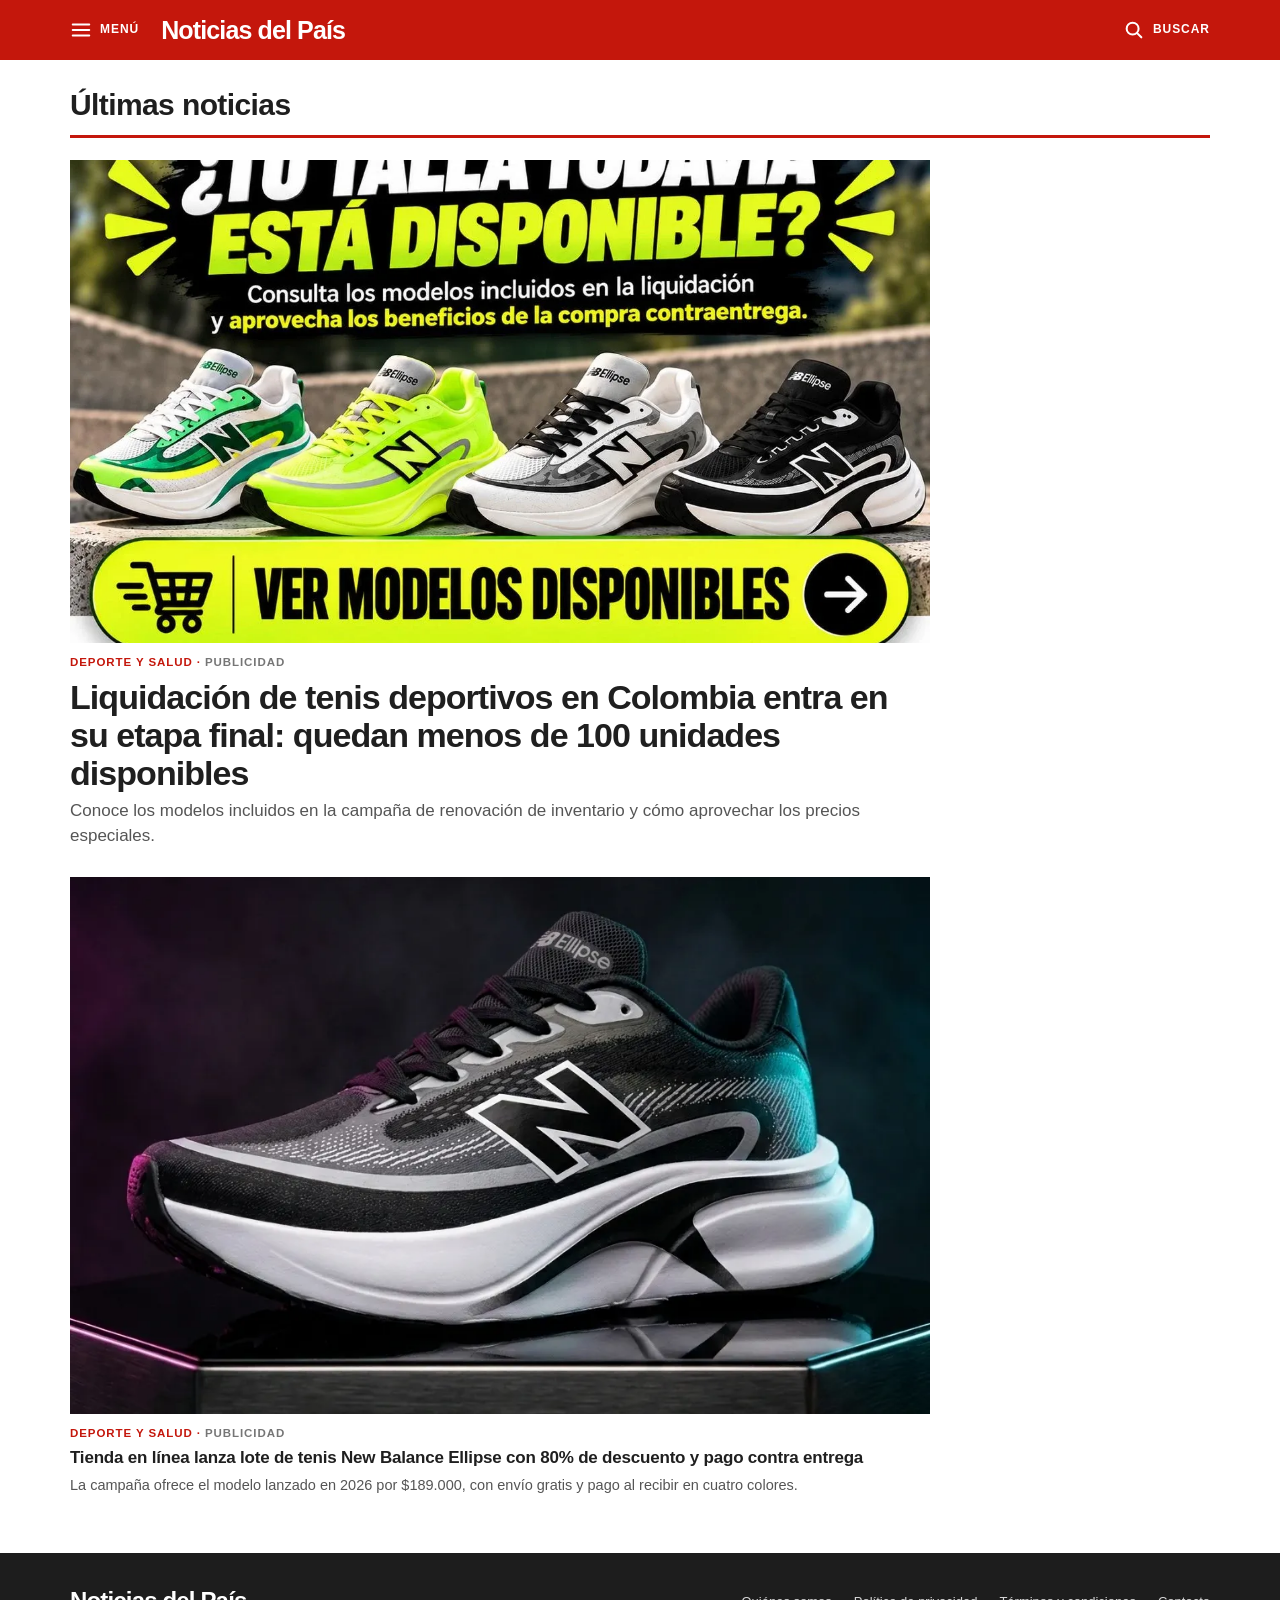
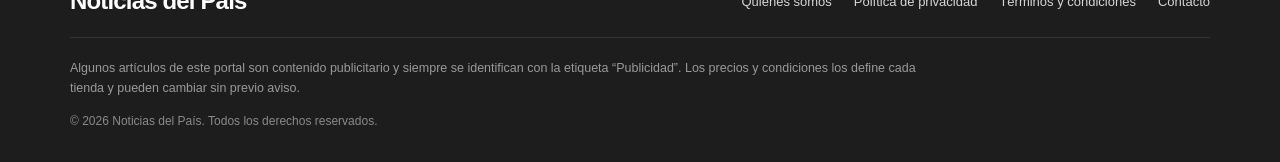
<file: index.html>
<!DOCTYPE html><html lang="es-CO"><head>
<meta charset="utf-8">
<meta name="viewport" content="width=device-width, initial-scale=1">
<title>Noticias del País</title>
<meta name="description" content="Noticias, ofertas y novedades para Colombia.">
<link rel="stylesheet" href="/css/advertorial.css">
<style>:root{--adv-primary:#c4170c;--adv-primary-dark:#9e1209;--adv-cta:#1d9a3e;--adv-cta-text:#ffffff;--adv-bg:#ffffff;--adv-text:#2b2b2b;--adv-muted:#555555;--adv-link:#c4170c;--adv-width:720px;--adv-btn-radius:6px;}</style>

</head>
<body>


<header class="adv-header">
  <div class="adv-header-in">
    <button class="adv-menu-btn" type="button" data-drawer-open="" aria-label="Abrir menú">
      <svg viewBox="0 0 24 24" aria-hidden="true"><path d="M3 6h18M3 12h18M3 18h18"></path></svg><span class="adv-menu-txt">MENÚ</span>
    </button>
    <a class="adv-brand" href="/">Noticias del País</a>
        <span class="adv-header-sp"></span>
    <button class="adv-search-btn" type="button" data-search-open="" aria-label="Buscar">
      <svg viewBox="0 0 24 24" aria-hidden="true"><circle cx="10.5" cy="10.5" r="6.5"></circle><path d="m20 20-4.6-4.6"></path></svg><span class="adv-search-txt">BUSCAR</span>
    </button>
  </div>
  <form class="adv-search" action="/" method="get" role="search" data-search="" hidden="">
    <div class="adv-search-in">
      <input type="search" name="q" placeholder="Buscar en Noticias del País" aria-label="Buscar" autocomplete="off">
      <button type="submit">Buscar</button>
    </div>
  </form>
</header>
<div class="adv-drawer" data-drawer="">
  <div class="adv-drawer-bg" data-drawer-close=""></div>
  <div class="adv-drawer-panel" role="dialog" aria-label="Menú">
    <div class="adv-drawer-head"><a class="adv-brand" href="/">Noticias del País</a><button class="adv-drawer-close" type="button" data-drawer-close="" aria-label="Cerrar menú">×</button></div>
    <nav>
      <a href="/">Inicio</a>
      <a href="/seccion/deporte-y-salud">Deporte y Salud</a>
      <a href="/seccion/hogar-y-cocina">Hogar y Cocina</a>
      <a href="/seccion/tecnologia">Tecnología</a>
      <a href="/seccion/moda-y-belleza">Moda y Belleza</a>
    </nav>
    <nav class="adv-drawer-legal">
      <a href="/quienes-somos">Quiénes somos</a>
      <a href="/politica-de-privacidad">Política de privacidad</a>
      <a href="/terminos-y-condiciones">Términos y condiciones</a>
      <a href="/contacto">Contacto</a>
    </nav>
  </div>
</div>

<main class="pt-main">
  <h1 class="pt-title">Últimas noticias</h1>
  <!-- Agrega cada nueva noticia como un .adv-card (la más reciente arriba). -->
  <div class="pt-top pt-top--solo">
    <a class="adv-card pt-lead" href="/new-balance-ellipse-v2/">
      <div class="adv-card-img"><img src="/images/ellipse-banner-liquidacion.webp" alt="Tenis en liquidación con envío gratis y pago contraentrega" loading="lazy" decoding="async"></div>
      <span class="adv-kicker">Deporte y Salud · <span class="adv-tag-ad">Publicidad</span></span>
      <h2 class="adv-card-title">Liquidación de tenis deportivos en Colombia entra en su etapa final: quedan menos de 100 unidades disponibles</h2>
      <p class="adv-card-sum">Conoce los modelos incluidos en la campaña de renovación de inventario y cómo aprovechar los precios especiales.</p>
    </a>
    <a class="adv-card" href="/new-balance-ellipse/">
      <div class="adv-card-img"><img src="/images/ellipse-negro.webp" alt="Tenis New Balance Ellipse" loading="lazy" decoding="async"></div>
      <span class="adv-kicker">Deporte y Salud · <span class="adv-tag-ad">Publicidad</span></span>
      <h2 class="adv-card-title">Tienda en línea lanza lote de tenis New Balance Ellipse con 80% de descuento y pago contra entrega</h2>
      <p class="adv-card-sum">La campaña ofrece el modelo lanzado en 2026 por $189.000, con envío gratis y pago al recibir en cuatro colores.</p>
    </a>
  </div>
</main>

<footer class="adv-footer">
  <div class="adv-footer-in">
    <div class="adv-footer-top">
      <a class="adv-footer-home" href="/"><span class="adv-brand">Noticias del País</span></a>
      <nav class="adv-footer-links">
        <a href="/quienes-somos">Quiénes somos</a>
        <a href="/politica-de-privacidad">Política de privacidad</a>
        <a href="/terminos-y-condiciones">Términos y condiciones</a>
        <a href="/contacto">Contacto</a>
      </nav>
    </div>
    <div class="adv-footer-disclaimer">Algunos artículos de este portal son contenido publicitario y siempre se identifican con la etiqueta “Publicidad”. Los precios y condiciones los define cada tienda y pueden cambiar sin previo aviso.</div>
    <p class="adv-footer-copy">© <span class="adv-date" data-date="ano">2026</span> Noticias del País. Todos los derechos reservados.</p>
  </div>
</footer>

<script src="/js/advertorial.js" defer=""></script>

</body></html>
</file>
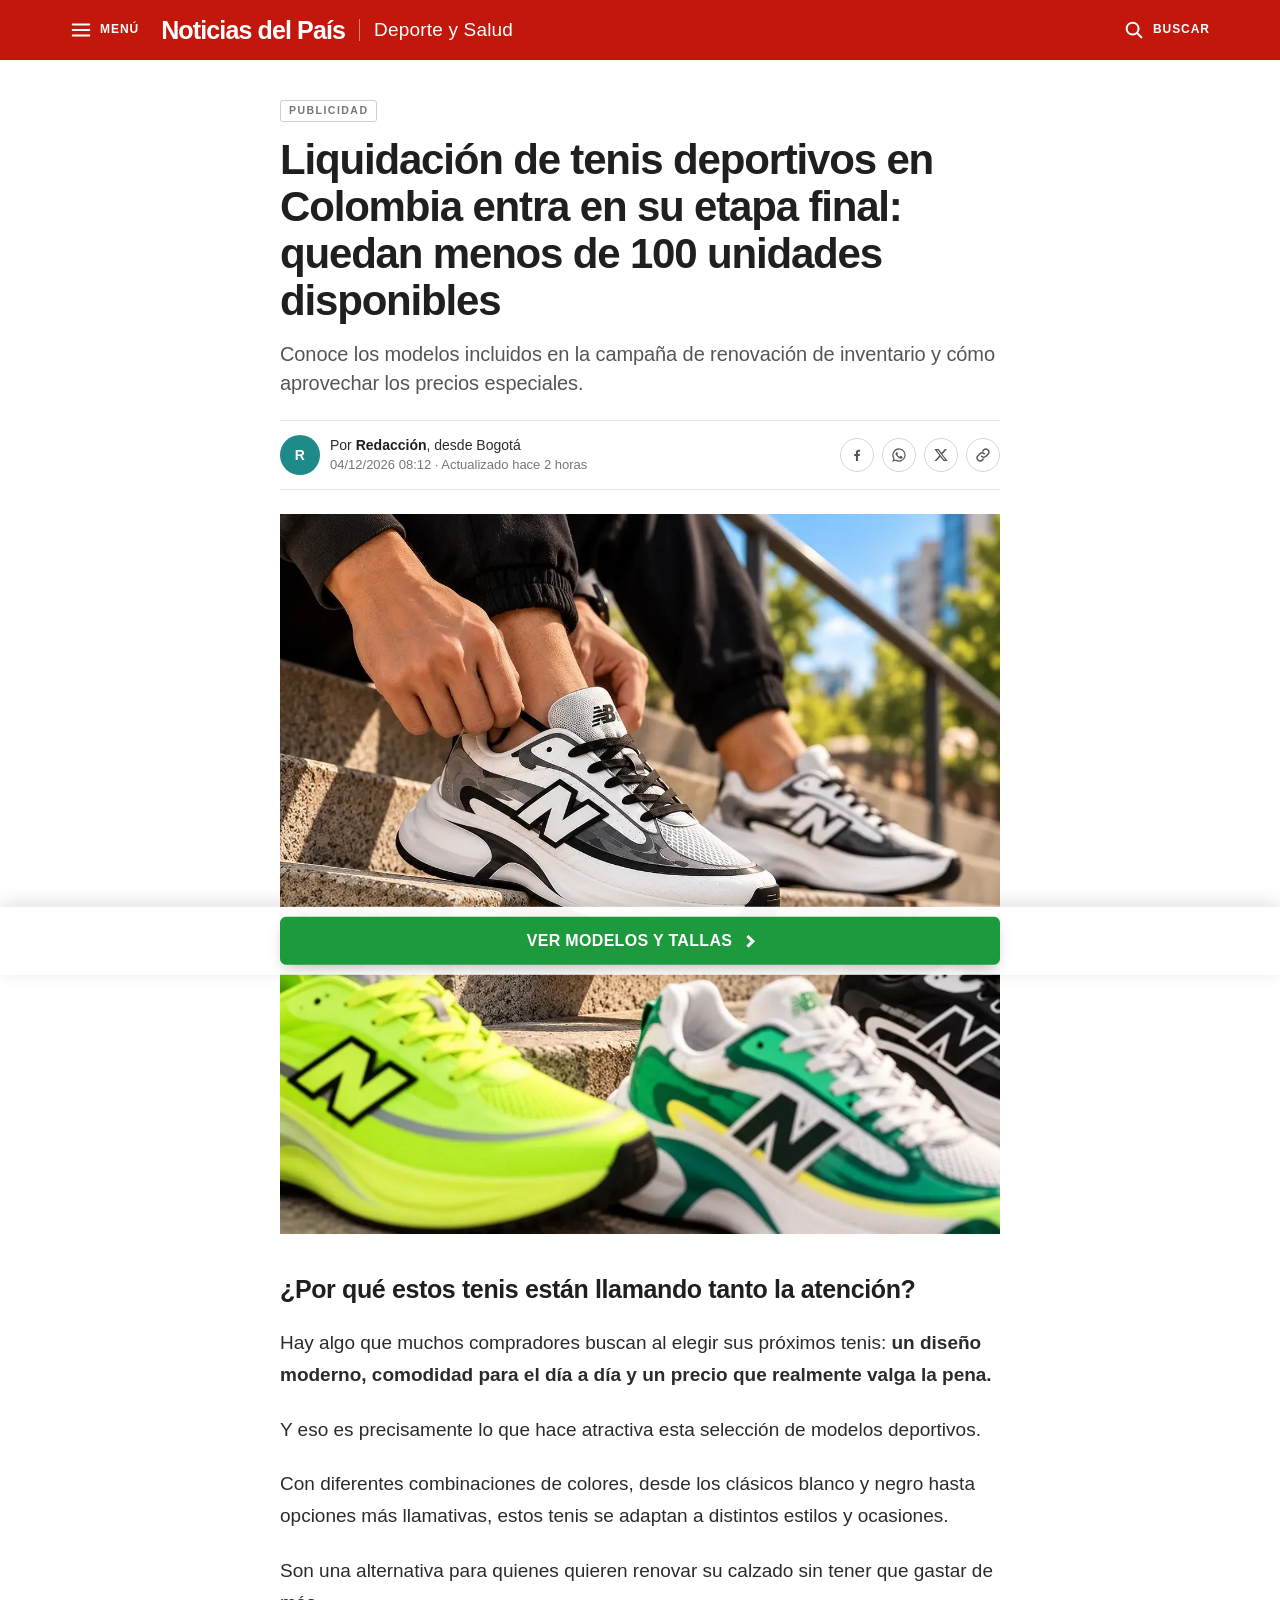
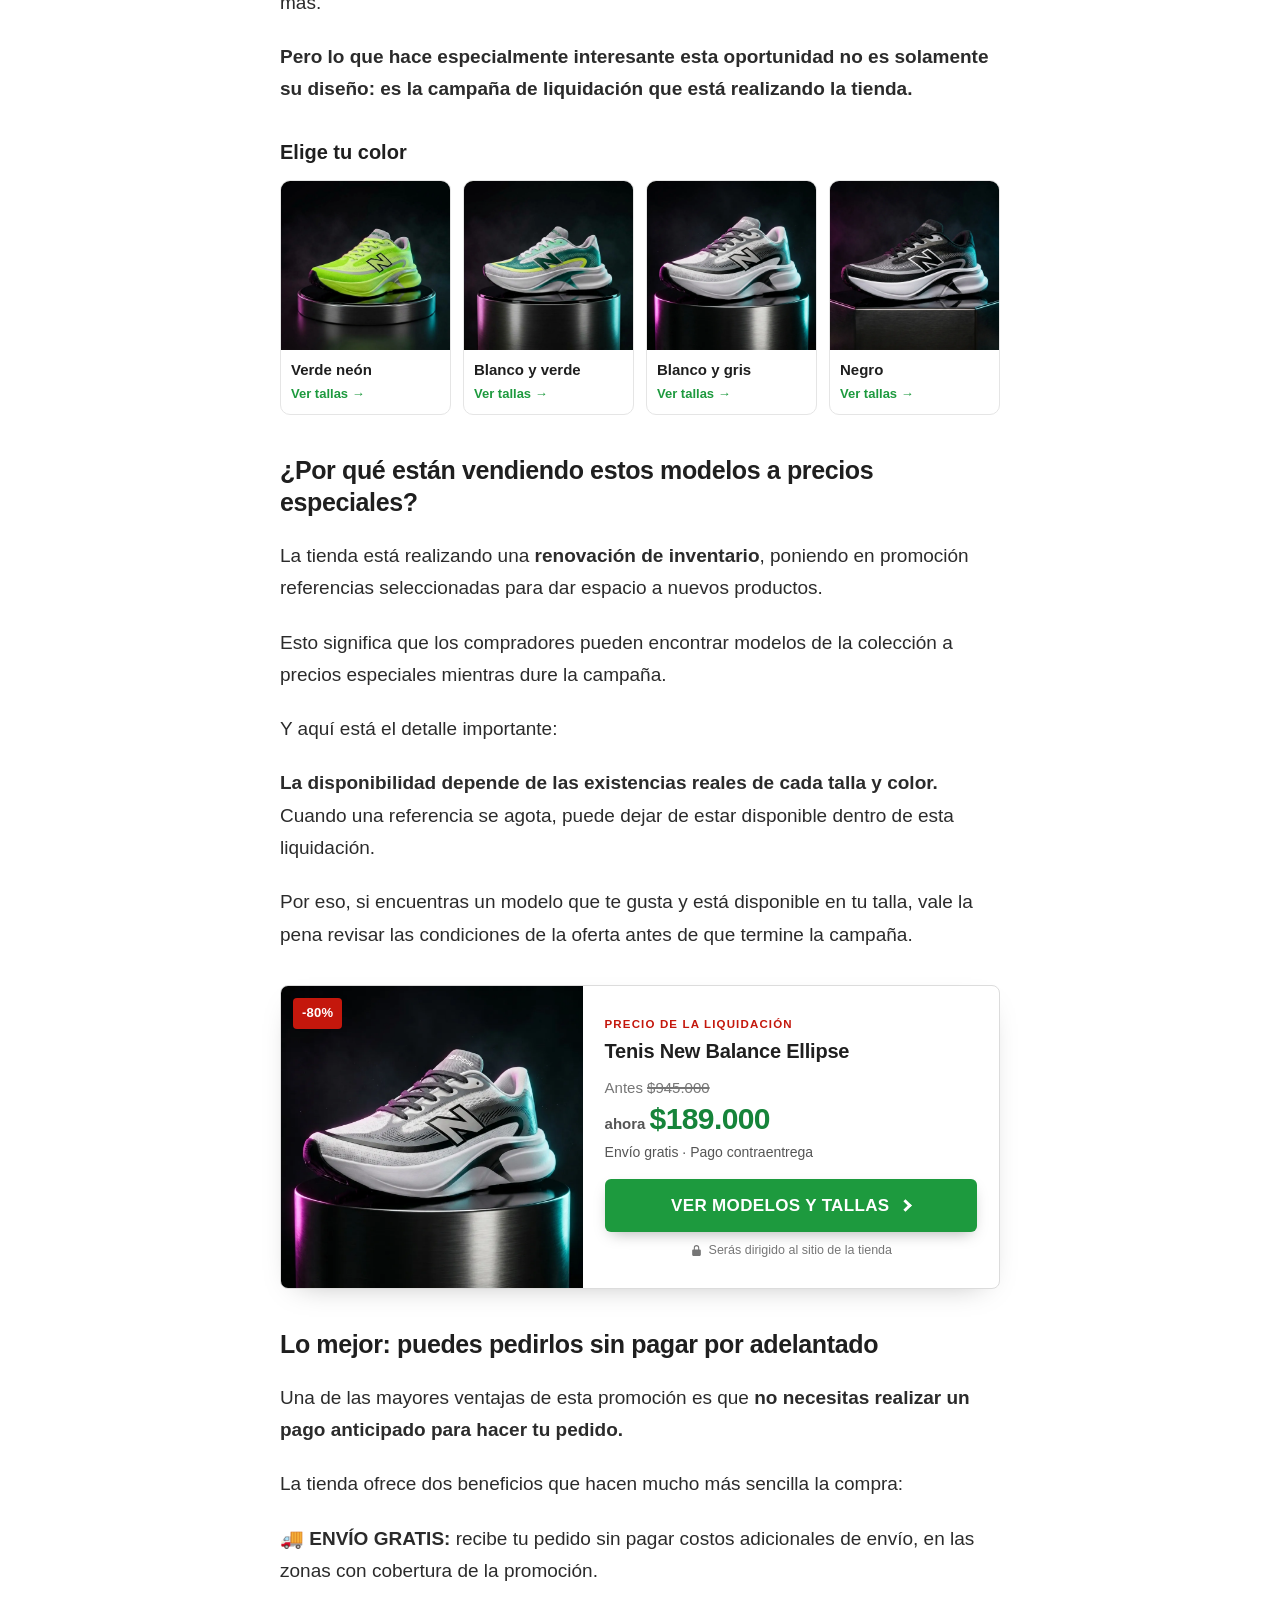
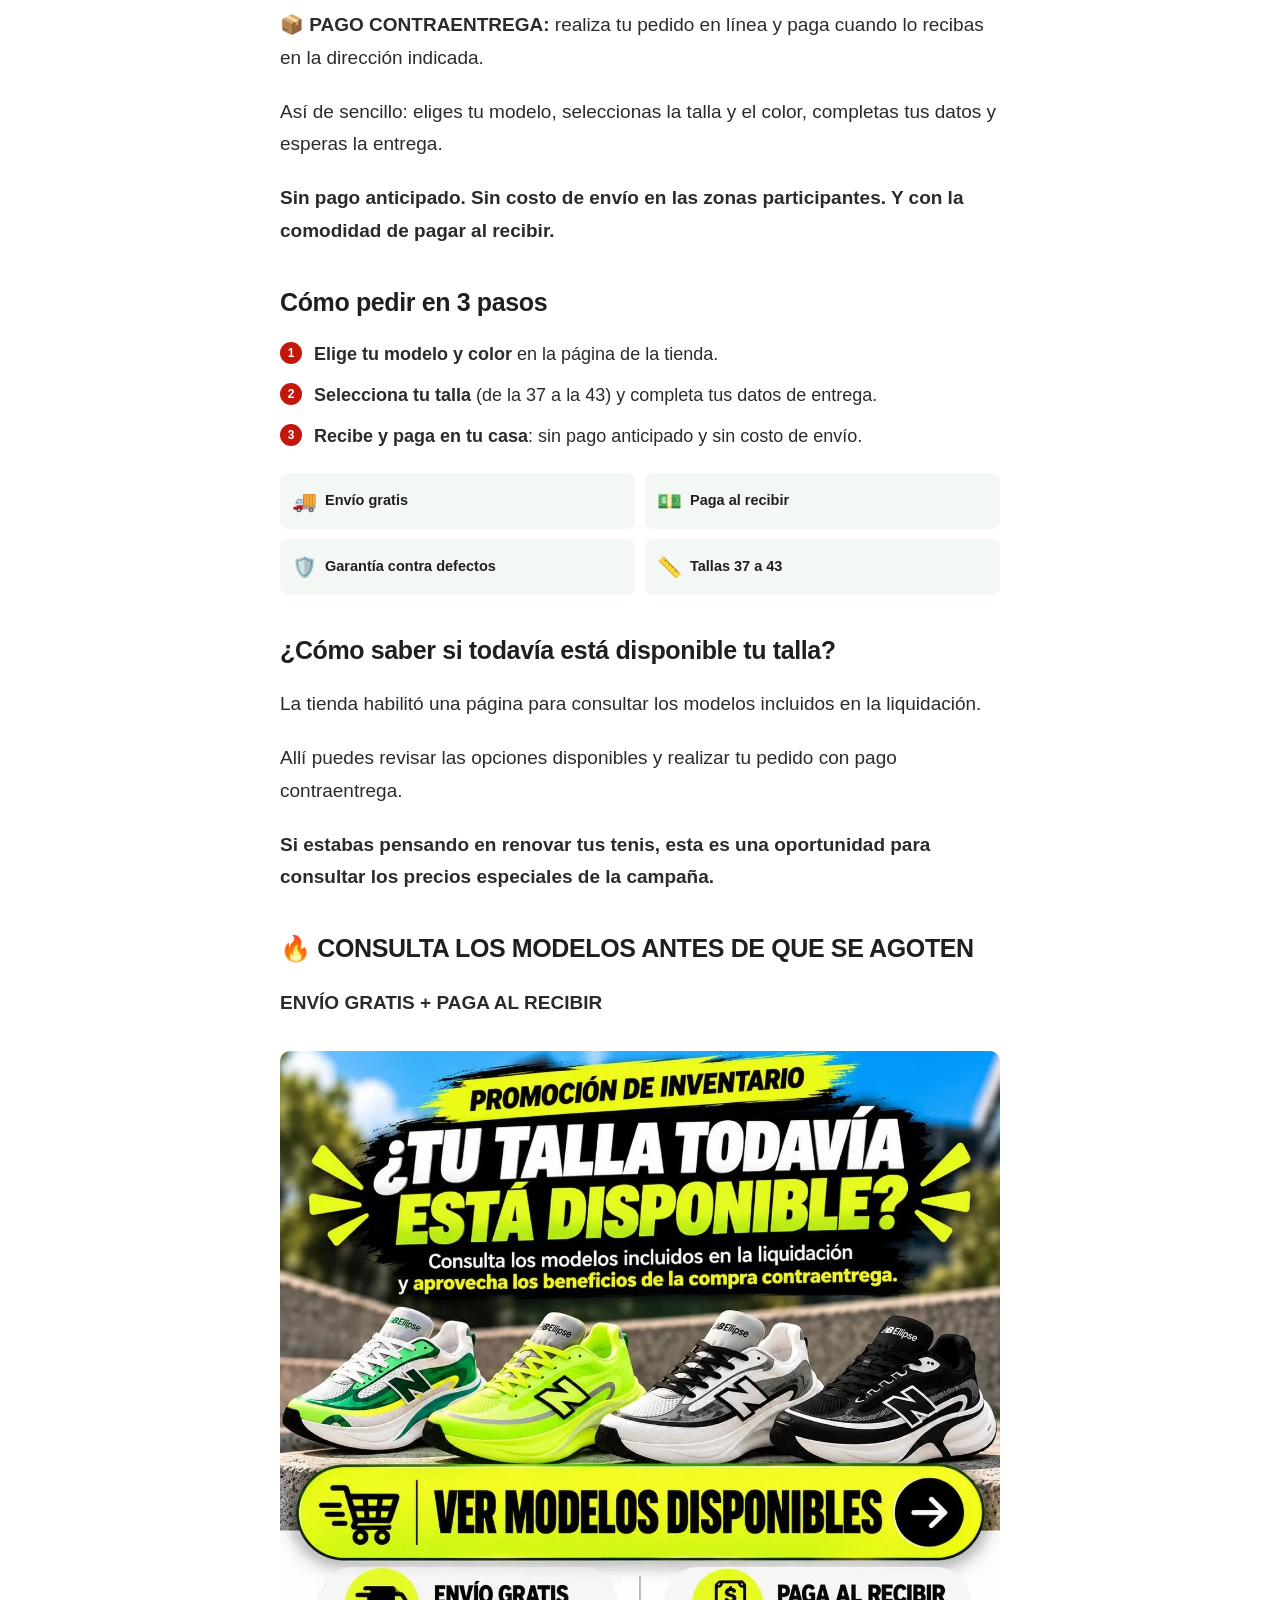
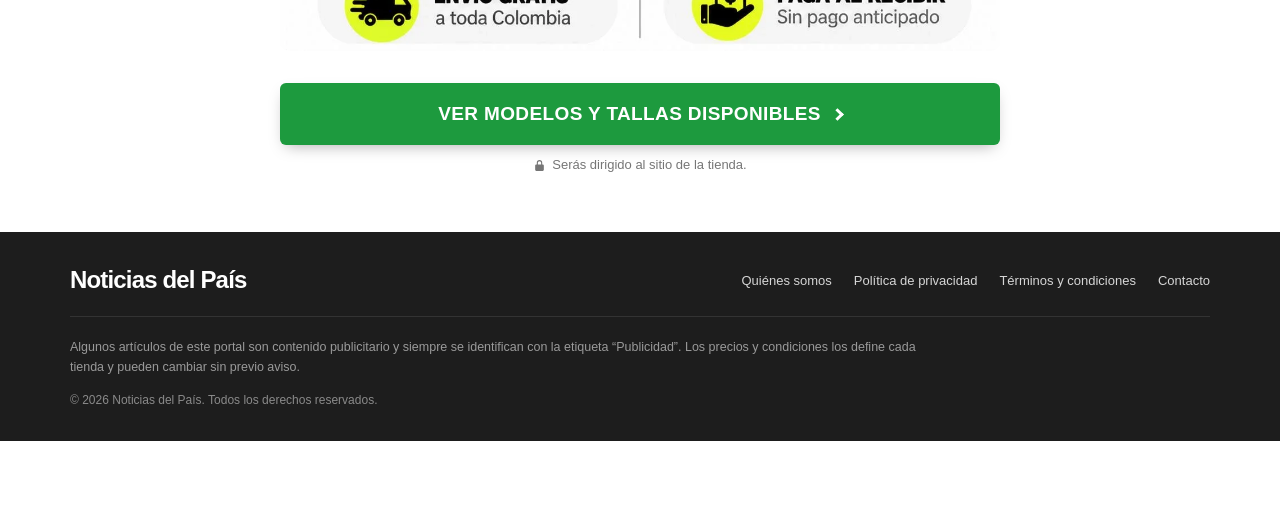
<file: new-balance-ellipse-v2/index.html>
<!DOCTYPE html><html lang="es-CO"><head>
<meta charset="utf-8">
<meta name="viewport" content="width=device-width, initial-scale=1">
<title>Liquidación de tenis deportivos en Colombia entra en su etapa final: quedan menos de 100 unidades disponibles</title>
<meta name="description" content="Conoce los modelos incluidos en la campaña de renovación de inventario y cómo aprovechar los precios especiales.">
<meta name="robots" content="noindex, nofollow">
<meta property="og:type" content="article">
<meta property="og:title" content="Liquidación de tenis deportivos en Colombia entra en su etapa final: quedan menos de 100 unidades disponibles">
<meta property="og:description" content="Conoce los modelos incluidos en la campaña de renovación de inventario y cómo aprovechar los precios especiales.">
<meta property="og:image" content="https://noticiasdelpais.online/images/ellipse-escalera-colores.webp">
<meta property="og:url" content="https://noticiasdelpais.online/new-balance-ellipse-v2/">
<meta property="og:locale" content="es_CO">
<meta name="twitter:card" content="summary_large_image">
<link rel="stylesheet" href="/css/advertorial.css">
<style>.v2-colors{margin:30px 0}.v2-colors-title{margin:0 0 12px;font-weight:800;font-size:20px;color:#1f1f1f}.v2-colors-grid{display:grid;grid-template-columns:repeat(2,minmax(0,1fr));gap:12px}.v2-color{display:block;border:1px solid var(--adv-line);border-radius:10px;overflow:hidden;text-decoration:none;color:#1f1f1f;background:#fff}.v2-color img{display:block;width:100%;height:auto;aspect-ratio:1}.v2-color-name{display:block;padding:8px 10px 0;font-weight:800;font-size:15px}.v2-color-go{display:block;padding:2px 10px 10px;font-size:13px;font-weight:700;color:var(--adv-cta)}@media(min-width:640px){.v2-colors-grid{grid-template-columns:repeat(4,minmax(0,1fr))}}.v2-trust{display:grid;grid-template-columns:repeat(2,minmax(0,1fr));gap:10px;margin:22px 0 8px}.v2-trust div{display:flex;align-items:center;gap:8px;padding:12px;border-radius:8px;background:#f3f8f4;font-size:14.5px;color:#1f1f1f}.v2-trust span{font-size:20px}.adv-cta--img a{display:block;border-radius:10px;overflow:hidden}.adv-cta--img img{display:block;width:100%;height:auto}:root{--adv-primary:#c4170c;--adv-primary-dark:#9e1209;--adv-cta:#1d9a3e;--adv-cta-text:#ffffff;--adv-bg:#ffffff;--adv-text:#2b2b2b;--adv-muted:#555555;--adv-link:#c4170c;--adv-width:720px;--adv-btn-radius:6px;}</style>

<!-- Seguimiento: deja "" en lo que no uses. "on": "click" | "load" | "none" -->
<script>window.ADV_TRACK={"ga":"","gaEvent":"clic_oferta","ads":"","tb":"","tbEvent":"lead","tbView":true,"on":"click","read":true,"page":"new-balance-ellipse-v2"};</script>
<!-- Google Analytics 4: descomenta y reemplaza G-XXXXXXXXXX
<script async src="https://www.googletagmanager.com/gtag/js?id=G-XXXXXXXXXX"></script>
<script>window.dataLayer=window.dataLayer||[];function gtag(){dataLayer.push(arguments);}gtag('js',new Date());gtag('config',"G-XXXXXXXXXX");</script>
-->
<!-- Taboola: descomenta y reemplaza 0000000 por el ID de tu cuenta
<script>window._tfa=window._tfa||[];window._tfa.push({notify:'event',name:'page_view',id:0000000});!function(t,f,a,x){if(!document.getElementById(x)){t.async=1;t.src=a;t.id=x;f.parentNode.insertBefore(t,f);}}(document.createElement('script'),document.getElementsByTagName('script')[0],'//cdn.taboola.com/libtrc/unip/0000000/tfa.js','tb_tfa_script');</script>
-->

</head>
<body data-pass-params="1">


<header class="adv-header">
  <div class="adv-header-in">
    <button class="adv-menu-btn" type="button" data-drawer-open="" aria-label="Abrir menú">
      <svg viewBox="0 0 24 24" aria-hidden="true"><path d="M3 6h18M3 12h18M3 18h18"></path></svg><span class="adv-menu-txt">MENÚ</span>
    </button>
    <a class="adv-brand" href="/">Noticias del País</a>
    <span class="adv-editoria">Deporte y Salud</span>
    <span class="adv-header-sp"></span>
    <button class="adv-search-btn" type="button" data-search-open="" aria-label="Buscar">
      <svg viewBox="0 0 24 24" aria-hidden="true"><circle cx="10.5" cy="10.5" r="6.5"></circle><path d="m20 20-4.6-4.6"></path></svg><span class="adv-search-txt">BUSCAR</span>
    </button>
  </div>
  <form class="adv-search" action="/" method="get" role="search" data-search="" hidden="">
    <div class="adv-search-in">
      <input type="search" name="q" placeholder="Buscar en Noticias del País" aria-label="Buscar" autocomplete="off">
      <button type="submit">Buscar</button>
    </div>
  </form>
</header>
<div class="adv-drawer" data-drawer="">
  <div class="adv-drawer-bg" data-drawer-close=""></div>
  <div class="adv-drawer-panel" role="dialog" aria-label="Menú">
    <div class="adv-drawer-head"><a class="adv-brand" href="/">Noticias del País</a><button class="adv-drawer-close" type="button" data-drawer-close="" aria-label="Cerrar menú">×</button></div>
    <nav>
      <a href="/">Inicio</a>
      <a href="/seccion/deporte-y-salud">Deporte y Salud</a>
      <a href="/seccion/hogar-y-cocina">Hogar y Cocina</a>
      <a href="/seccion/tecnologia">Tecnología</a>
      <a href="/seccion/moda-y-belleza">Moda y Belleza</a>
    </nav>
    <nav class="adv-drawer-legal">
      <a href="/quienes-somos">Quiénes somos</a>
      <a href="/politica-de-privacidad">Política de privacidad</a>
      <a href="/terminos-y-condiciones">Términos y condiciones</a>
      <a href="/contacto">Contacto</a>
    </nav>
  </div>
</div>

<main class="adv-main">
  <article class="adv-article" data-article="">
    <p class="adv-adlabel">Publicidad</p>
    <h1 class="adv-headline">Liquidación de tenis deportivos en Colombia entra en su etapa final: quedan menos de 100 unidades disponibles</h1>
    <p class="adv-sub">Conoce los modelos incluidos en la campaña de renovación de inventario y cómo aprovechar los precios especiales.</p>
    <div class="adv-meta">
      <div class="adv-author">
        <span class="adv-avatar adv-avatar--initial" style="background:#1f8a8a" aria-hidden="true">R</span>
        <div>
          <p class="adv-author-by">Por <strong>Redacción</strong>, desde Bogotá</p>
          <p class="adv-author-date"><span class="adv-date" data-date="data">13/10/2026</span> 08:12 · Actualizado hace 2 horas</p>
        </div>
      </div>
      <div class="adv-share" aria-label="Compartir">
        <a href="https://www.facebook.com/sharer/sharer.php?u=https%3A%2F%2Fnoticiasdelpais.online%2Fnew-balance-ellipse-v2%2F" data-share="facebook" aria-label="Compartir en Facebook" title="Compartir en Facebook" target="_blank" rel="noopener"><svg viewBox="0 0 24 24" aria-hidden="true"><path d="M13.5 21v-7.6h2.6l.4-3h-3V8.5c0-.9.3-1.5 1.5-1.5h1.6V4.3a21 21 0 0 0-2.3-.1c-2.3 0-3.9 1.4-3.9 4V10.4H7.8v3h2.6V21h3.1z"></path></svg></a>
        <a href="https://api.whatsapp.com/send?text=Liquidaci%C3%B3n%20de%20tenis%20deportivos%20en%20Colombia%20entra%20en%20su%20etapa%20final%3A%20quedan%20menos%20de%20100%20unidades%20disponibles%20https%3A%2F%2Fnoticiasdelpais.online%2Fnew-balance-ellipse-v2%2F" data-share="whatsapp" aria-label="Compartir en WhatsApp" title="Compartir en WhatsApp" target="_blank" rel="noopener"><svg viewBox="0 0 24 24" aria-hidden="true"><path d="M12 2a10 10 0 0 0-8.6 15.1L2 22l5-1.3A10 10 0 1 0 12 2zm0 18.2a8.2 8.2 0 0 1-4.2-1.2l-.3-.2-3 .8.8-2.9-.2-.3A8.2 8.2 0 1 1 12 20.2zm4.5-6.1c-.2-.1-1.5-.7-1.7-.8-.2-.1-.4-.1-.6.1l-.8 1c-.1.2-.3.2-.5.1a6.7 6.7 0 0 1-3.3-2.9c-.2-.4.2-.4.7-1.3.1-.2 0-.3 0-.4l-.8-1.8c-.2-.5-.4-.4-.6-.4h-.5a1 1 0 0 0-.7.3 3 3 0 0 0-.9 2.2 5.2 5.2 0 0 0 1.1 2.7 11.8 11.8 0 0 0 4.5 4c1.7.7 2.3.8 3.2.6.5-.1 1.5-.6 1.7-1.2.2-.6.2-1.1.2-1.2-.1-.1-.2-.2-.5-.3z"></path></svg></a>
        <a href="https://twitter.com/intent/tweet?url=https%3A%2F%2Fnoticiasdelpais.online%2Fnew-balance-ellipse-v2%2F" data-share="x" aria-label="Compartir en X" title="Compartir en X" target="_blank" rel="noopener"><svg viewBox="0 0 24 24" aria-hidden="true"><path d="M17.8 3h3.1l-6.8 7.7L22 21h-6.2l-4.9-6.4L5.3 21H2.2l7.3-8.3L2 3h6.4l4.4 5.8L17.8 3zm-1.1 16.2h1.7L7.4 4.7H5.6l11.1 14.5z"></path></svg></a>
        <a href="https://noticiasdelpais.online/new-balance-ellipse-v2/" data-share="copy" aria-label="Copiar enlace" title="Copiar enlace" target="_blank" rel="noopener"><svg viewBox="0 0 24 24" aria-hidden="true"><path style="fill:none;stroke:currentColor;stroke-width:2.2;stroke-linecap:round" d="M10 14a4.5 4.5 0 0 0 6.4 0l3-3a4.5 4.5 0 0 0-6.4-6.4l-1.2 1.2M14 10a4.5 4.5 0 0 0-6.4 0l-3 3a4.5 4.5 0 0 0 6.4 6.4l1.2-1.2"></path></svg></a>
      </div>
    </div>
    <figure class="adv-figure adv-hero"><a href="https://tiendaviral.online/products/tenis-new-balance-ellipse" data-cta=""><img src="/images/ellipse-escalera-colores.webp" alt="Tenis New Balance Ellipse en cuatro colores" width="1254" height="1254" fetchpriority="high" decoding="async"></a></figure>

    <div class="adv-body">
      <h2 class="adv-h2">¿Por qué estos tenis están llamando tanto la atención?</h2>
      <p class="adv-p">Hay algo que muchos compradores buscan al elegir sus próximos tenis: <strong>un diseño moderno, comodidad para el día a día y un precio que realmente valga la pena.</strong></p>
      <p class="adv-p">Y eso es precisamente lo que hace atractiva esta selección de modelos deportivos.</p>
      <p class="adv-p">Con diferentes combinaciones de colores, desde los clásicos blanco y negro hasta opciones más llamativas, estos tenis se adaptan a distintos estilos y ocasiones.</p>
      <p class="adv-p">Son una alternativa para quienes quieren renovar su calzado sin tener que gastar de más.</p>
      <p class="adv-p"><strong>Pero lo que hace especialmente interesante esta oportunidad no es solamente su diseño: es la campaña de liquidación que está realizando la tienda.</strong></p>
      <div class="v2-colors"><p class="v2-colors-title">Elige tu color</p><div class="v2-colors-grid"><a class="v2-color" href="https://tiendaviral.online/products/tenis-new-balance-ellipse" data-cta=""><img src="/images/ellipse-verde-neon.webp" alt="Tenis New Balance Ellipse verde neón" width="1024" height="1024" loading="lazy" decoding="async"><span class="v2-color-name">Verde neón</span><span class="v2-color-go">Ver tallas →</span></a><a class="v2-color" href="https://tiendaviral.online/products/tenis-new-balance-ellipse" data-cta=""><img src="/images/ellipse-blanco-verde.webp" alt="Tenis New Balance Ellipse blanco y verde" width="1024" height="1024" loading="lazy" decoding="async"><span class="v2-color-name">Blanco y verde</span><span class="v2-color-go">Ver tallas →</span></a><a class="v2-color" href="https://tiendaviral.online/products/tenis-new-balance-ellipse" data-cta=""><img src="/images/ellipse-blanco.webp" alt="Tenis New Balance Ellipse blanco y gris" width="1024" height="1024" loading="lazy" decoding="async"><span class="v2-color-name">Blanco y gris</span><span class="v2-color-go">Ver tallas →</span></a><a class="v2-color" href="https://tiendaviral.online/products/tenis-new-balance-ellipse" data-cta=""><img src="/images/ellipse-negro.webp" alt="Tenis New Balance Ellipse negro" width="1024" height="1024" loading="lazy" decoding="async"><span class="v2-color-name">Negro</span><span class="v2-color-go">Ver tallas →</span></a></div></div>
      <h2 class="adv-h2">¿Por qué están vendiendo estos modelos a precios especiales?</h2>
      <p class="adv-p">La tienda está realizando una <strong>renovación de inventario</strong>, poniendo en promoción referencias seleccionadas para dar espacio a nuevos productos.</p>
      <p class="adv-p">Esto significa que los compradores pueden encontrar modelos de la colección a precios especiales mientras dure la campaña.</p>
      <p class="adv-p">Y aquí está el detalle importante:</p>
      <p class="adv-p"><strong>La disponibilidad depende de las existencias reales de cada talla y color.</strong> Cuando una referencia se agota, puede dejar de estar disponible dentro de esta liquidación.</p>
      <p class="adv-p">Por eso, si encuentras un modelo que te gusta y está disponible en tu talla, vale la pena revisar las condiciones de la oferta antes de que termine la campaña.</p>
      <div class="adv-offer"><div class="adv-offer-media"><a href="https://tiendaviral.online/products/tenis-new-balance-ellipse" data-cta=""><img src="/images/ellipse-blanco.webp" alt="Tenis New Balance Ellipse" width="1024" height="1024" loading="lazy" decoding="async"></a><span class="adv-offer-badge">-80%</span></div><div class="adv-offer-info"><p class="adv-offer-kicker">Precio de la liquidación</p><p class="adv-offer-name">Tenis New Balance Ellipse</p><p class="adv-offer-old">Antes <s>$945.000</s></p><p class="adv-offer-price"><small>ahora </small>$189.000</p><p class="adv-offer-extra">Envío gratis · Pago contraentrega</p><a class="adv-btn is-pulse" href="https://tiendaviral.online/products/tenis-new-balance-ellipse" data-cta="">VER MODELOS Y TALLAS</a><p class="adv-cta-note"><svg viewBox="0 0 24 24" aria-hidden="true"><path d="M12 2a5 5 0 0 0-5 5v3H6a2 2 0 0 0-2 2v8a2 2 0 0 0 2 2h12a2 2 0 0 0 2-2v-8a2 2 0 0 0-2-2h-1V7a5 5 0 0 0-5-5zm-3 8V7a3 3 0 1 1 6 0v3H9z"></path></svg><span>Serás dirigido al sitio de la tienda</span></p></div></div>
      <h2 class="adv-h2">Lo mejor: puedes pedirlos sin pagar por adelantado</h2>
      <p class="adv-p">Una de las mayores ventajas de esta promoción es que <strong>no necesitas realizar un pago anticipado para hacer tu pedido.</strong></p>
      <p class="adv-p">La tienda ofrece dos beneficios que hacen mucho más sencilla la compra:</p>
      <p class="adv-p"><strong>🚚 ENVÍO GRATIS:</strong> recibe tu pedido sin pagar costos adicionales de envío, en las zonas con cobertura de la promoción.</p>
      <p class="adv-p"><strong>📦 PAGO CONTRAENTREGA:</strong> realiza tu pedido en línea y paga cuando lo recibas en la dirección indicada.</p>
      <p class="adv-p">Así de sencillo: eliges tu modelo, seleccionas la talla y el color, completas tus datos y esperas la entrega.</p>
      <p class="adv-p"><strong>Sin pago anticipado. Sin costo de envío en las zonas participantes. Y con la comodidad de pagar al recibir.</strong></p>
      <h2 class="adv-h2">Cómo pedir en 3 pasos</h2>
      <ol class="adv-list adv-list--number"><li><strong>Elige tu modelo y color</strong> en la página de la tienda.</li><li><strong>Selecciona tu talla</strong> (de la 37 a la 43) y completa tus datos de entrega.</li><li><strong>Recibe y paga en tu casa</strong>: sin pago anticipado y sin costo de envío.</li></ol>
      <div class="v2-trust"><div><span aria-hidden="true">🚚</span><strong>Envío gratis</strong></div><div><span aria-hidden="true">💵</span><strong>Paga al recibir</strong></div><div><span aria-hidden="true">🛡️</span><strong>Garantía contra defectos</strong></div><div><span aria-hidden="true">📏</span><strong>Tallas 37 a 43</strong></div></div>
      <h2 class="adv-h2">¿Cómo saber si todavía está disponible tu talla?</h2>
      <p class="adv-p">La tienda habilitó una página para consultar los modelos incluidos en la liquidación.</p>
      <p class="adv-p">Allí puedes revisar las opciones disponibles y realizar tu pedido con pago contraentrega.</p>
      <p class="adv-p"><strong>Si estabas pensando en renovar tus tenis, esta es una oportunidad para consultar los precios especiales de la campaña.</strong></p>
      <h2 class="adv-h2">🔥 CONSULTA LOS MODELOS ANTES DE QUE SE AGOTEN</h2>
      <p class="adv-p"><strong>ENVÍO GRATIS + PAGA AL RECIBIR</strong></p>
      <div class="adv-cta adv-cta--img"><a href="https://tiendaviral.online/products/tenis-new-balance-ellipse" data-cta=""><img src="/images/ellipse-banner-liquidacion.webp" alt="Ver modelos y tallas disponibles — Envío gratis y paga al recibir" width="1280" height="1067" loading="lazy" decoding="async"></a></div>
      <div class="adv-cta"><a class="adv-btn is-pulse" href="https://tiendaviral.online/products/tenis-new-balance-ellipse" data-cta="">VER MODELOS Y TALLAS DISPONIBLES</a><p class="adv-cta-note"><svg viewBox="0 0 24 24" aria-hidden="true"><path d="M12 2a5 5 0 0 0-5 5v3H6a2 2 0 0 0-2 2v8a2 2 0 0 0 2 2h12a2 2 0 0 0 2-2v-8a2 2 0 0 0-2-2h-1V7a5 5 0 0 0-5-5zm-3 8V7a3 3 0 1 1 6 0v3H9z"></path></svg><span>Serás dirigido al sitio de la tienda.</span></p></div>
    </div>
  </article>


</main>

<footer class="adv-footer">
  <div class="adv-footer-in">
    <div class="adv-footer-top">
      <a class="adv-footer-home" href="/"><span class="adv-brand">Noticias del País</span></a>
      <nav class="adv-footer-links">
        <a href="/quienes-somos">Quiénes somos</a>
        <a href="/politica-de-privacidad">Política de privacidad</a>
        <a href="/terminos-y-condiciones">Términos y condiciones</a>
        <a href="/contacto">Contacto</a>
      </nav>
    </div>
    <div class="adv-footer-disclaimer">Algunos artículos de este portal son contenido publicitario y siempre se identifican con la etiqueta “Publicidad”. Los precios y condiciones los define cada tienda y pueden cambiar sin previo aviso.</div>
    <p class="adv-footer-copy">© <span class="adv-date" data-date="ano">2026</span> Noticias del País. Todos los derechos reservados.</p>
  </div>
</footer>

<div class="adv-sticky" data-sticky="">
  <a class="adv-btn is-pulse" href="https://tiendaviral.online/products/tenis-new-balance-ellipse" data-cta="">VER MODELOS Y TALLAS</a></div>

<script src="/js/advertorial.js" defer=""></script>

</body></html>
</file>
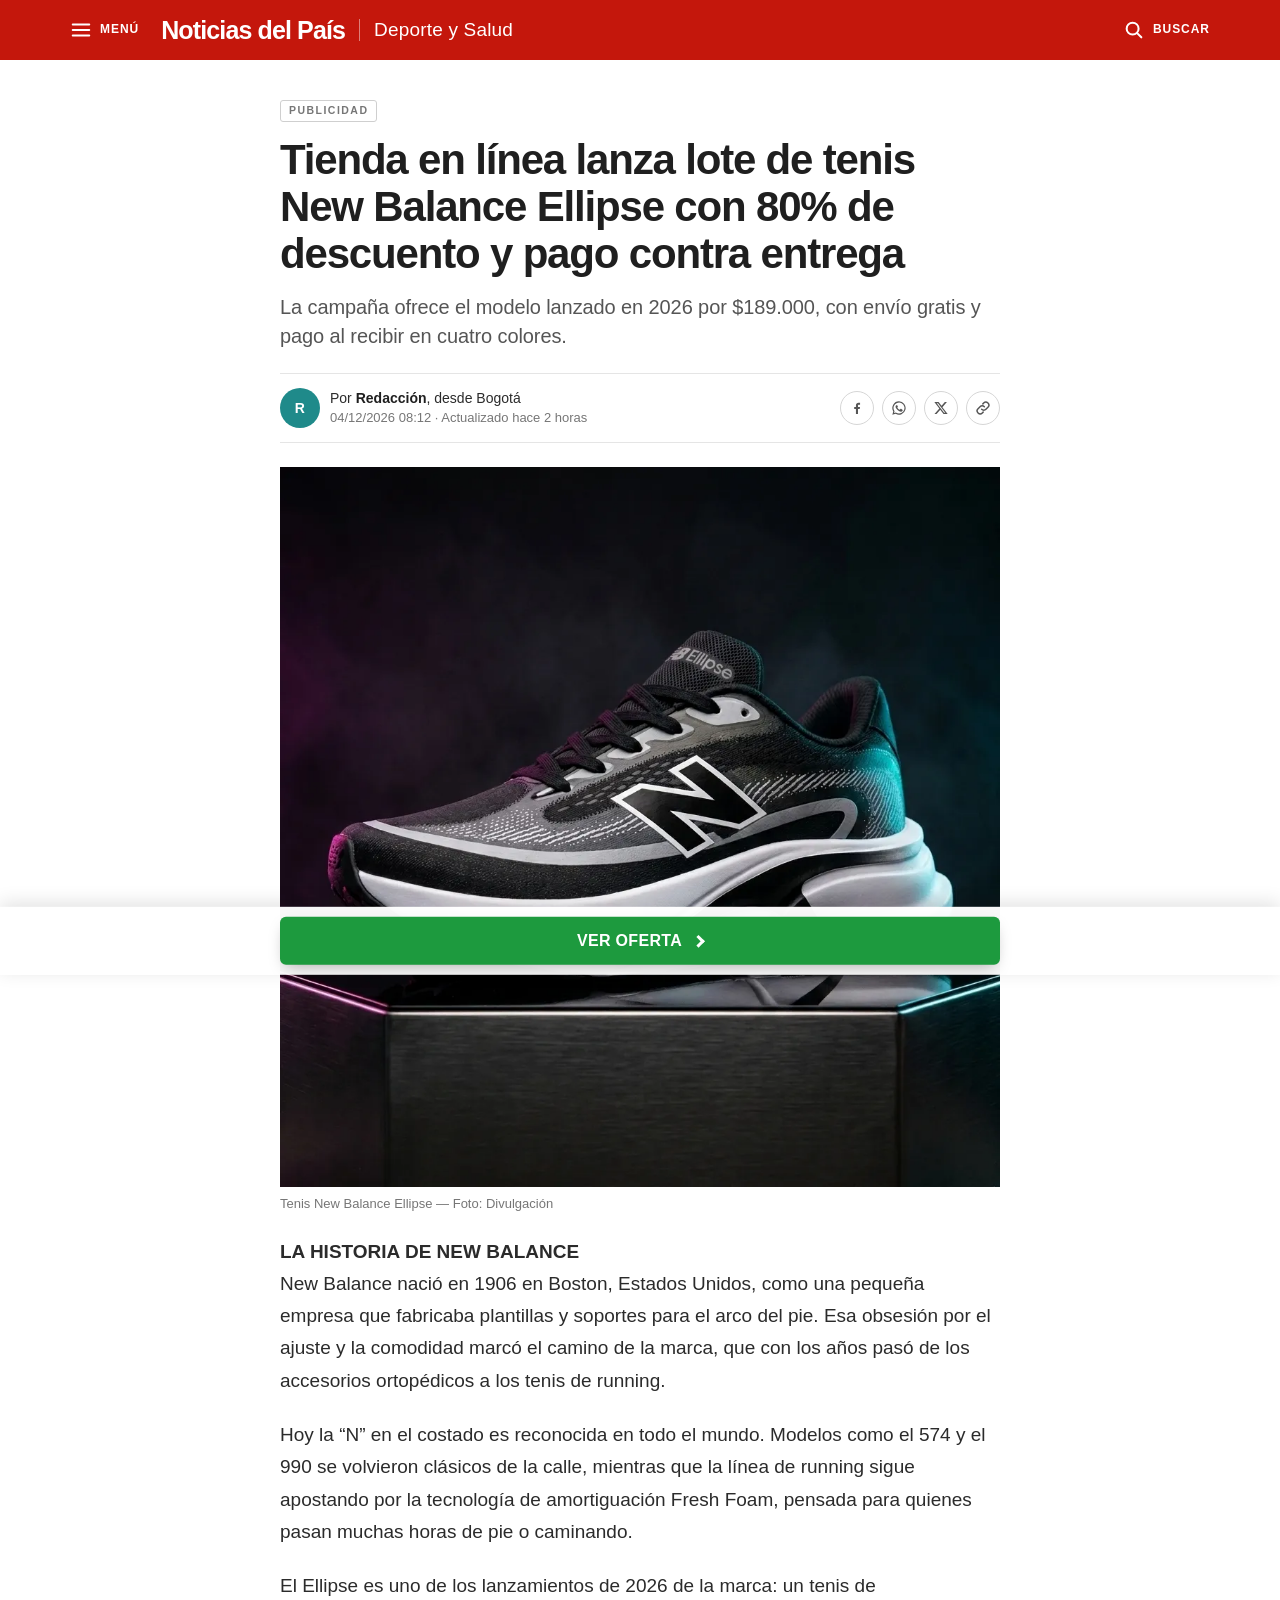
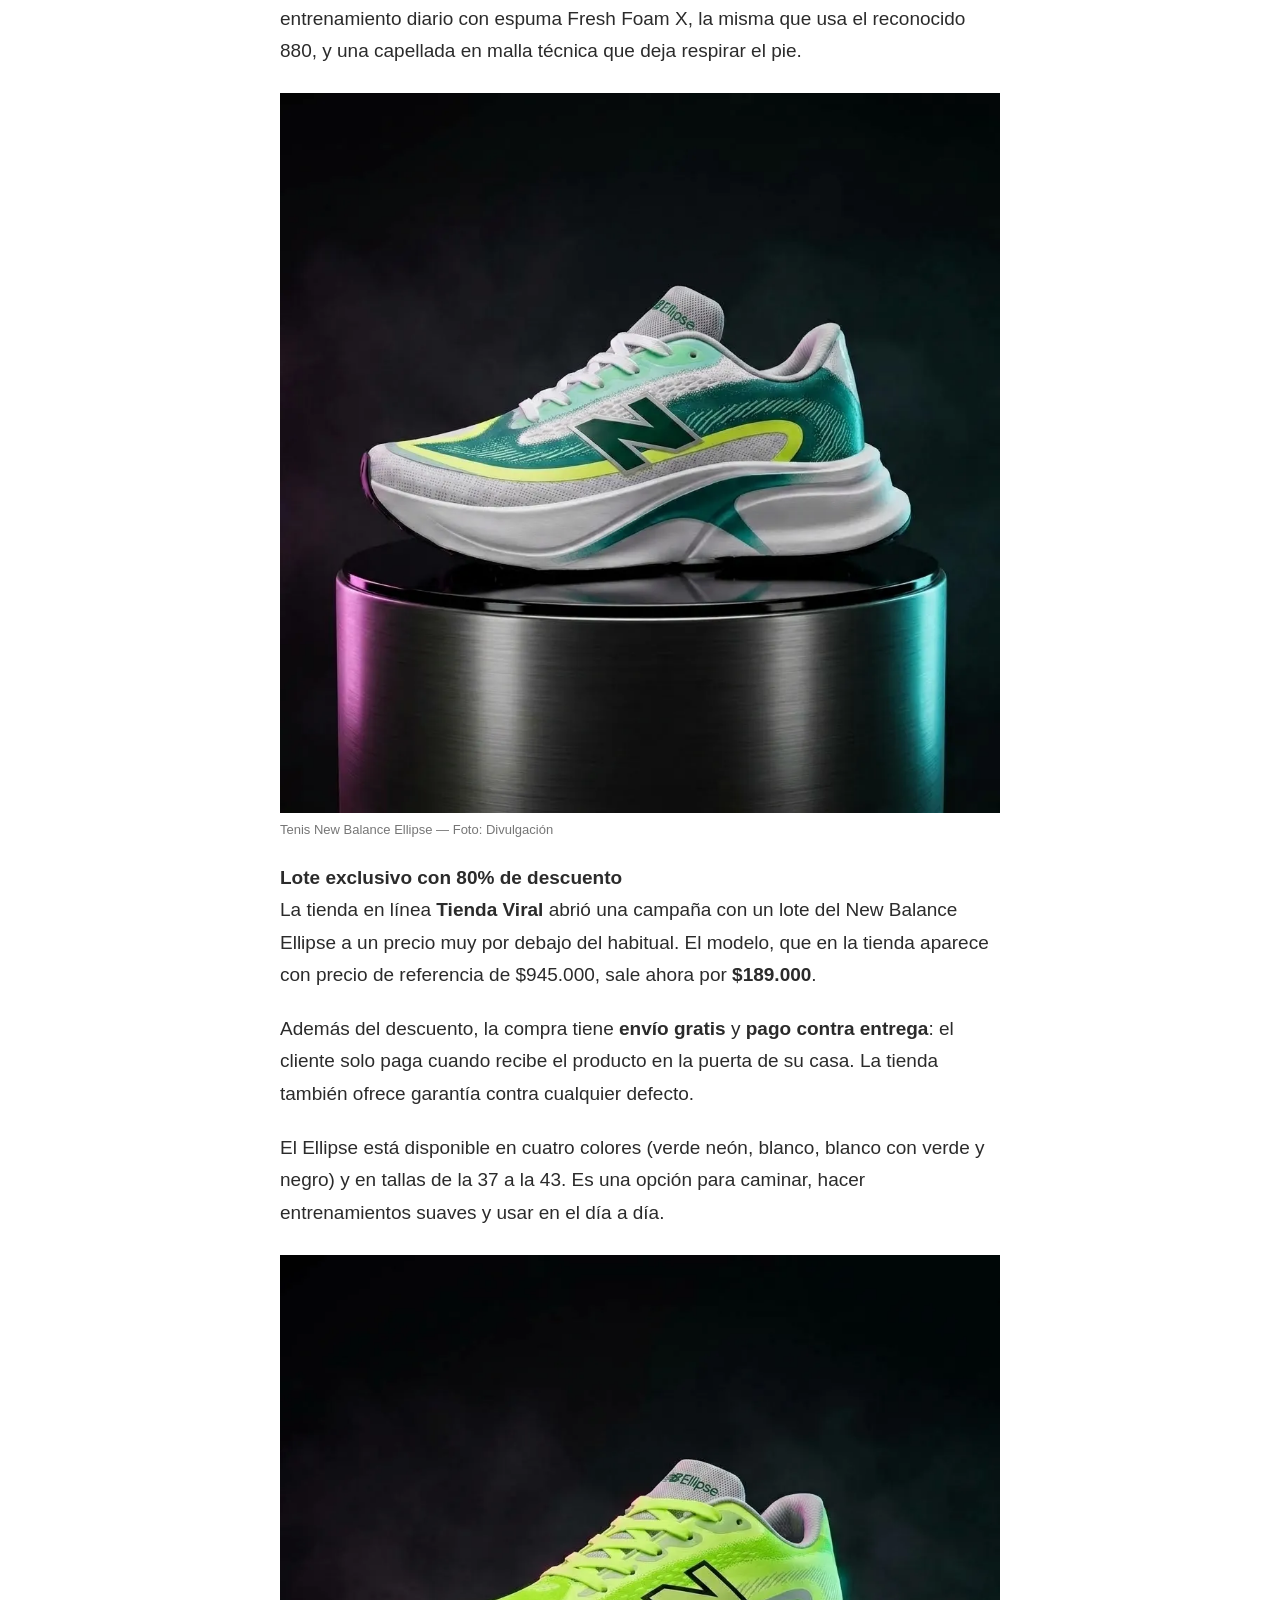
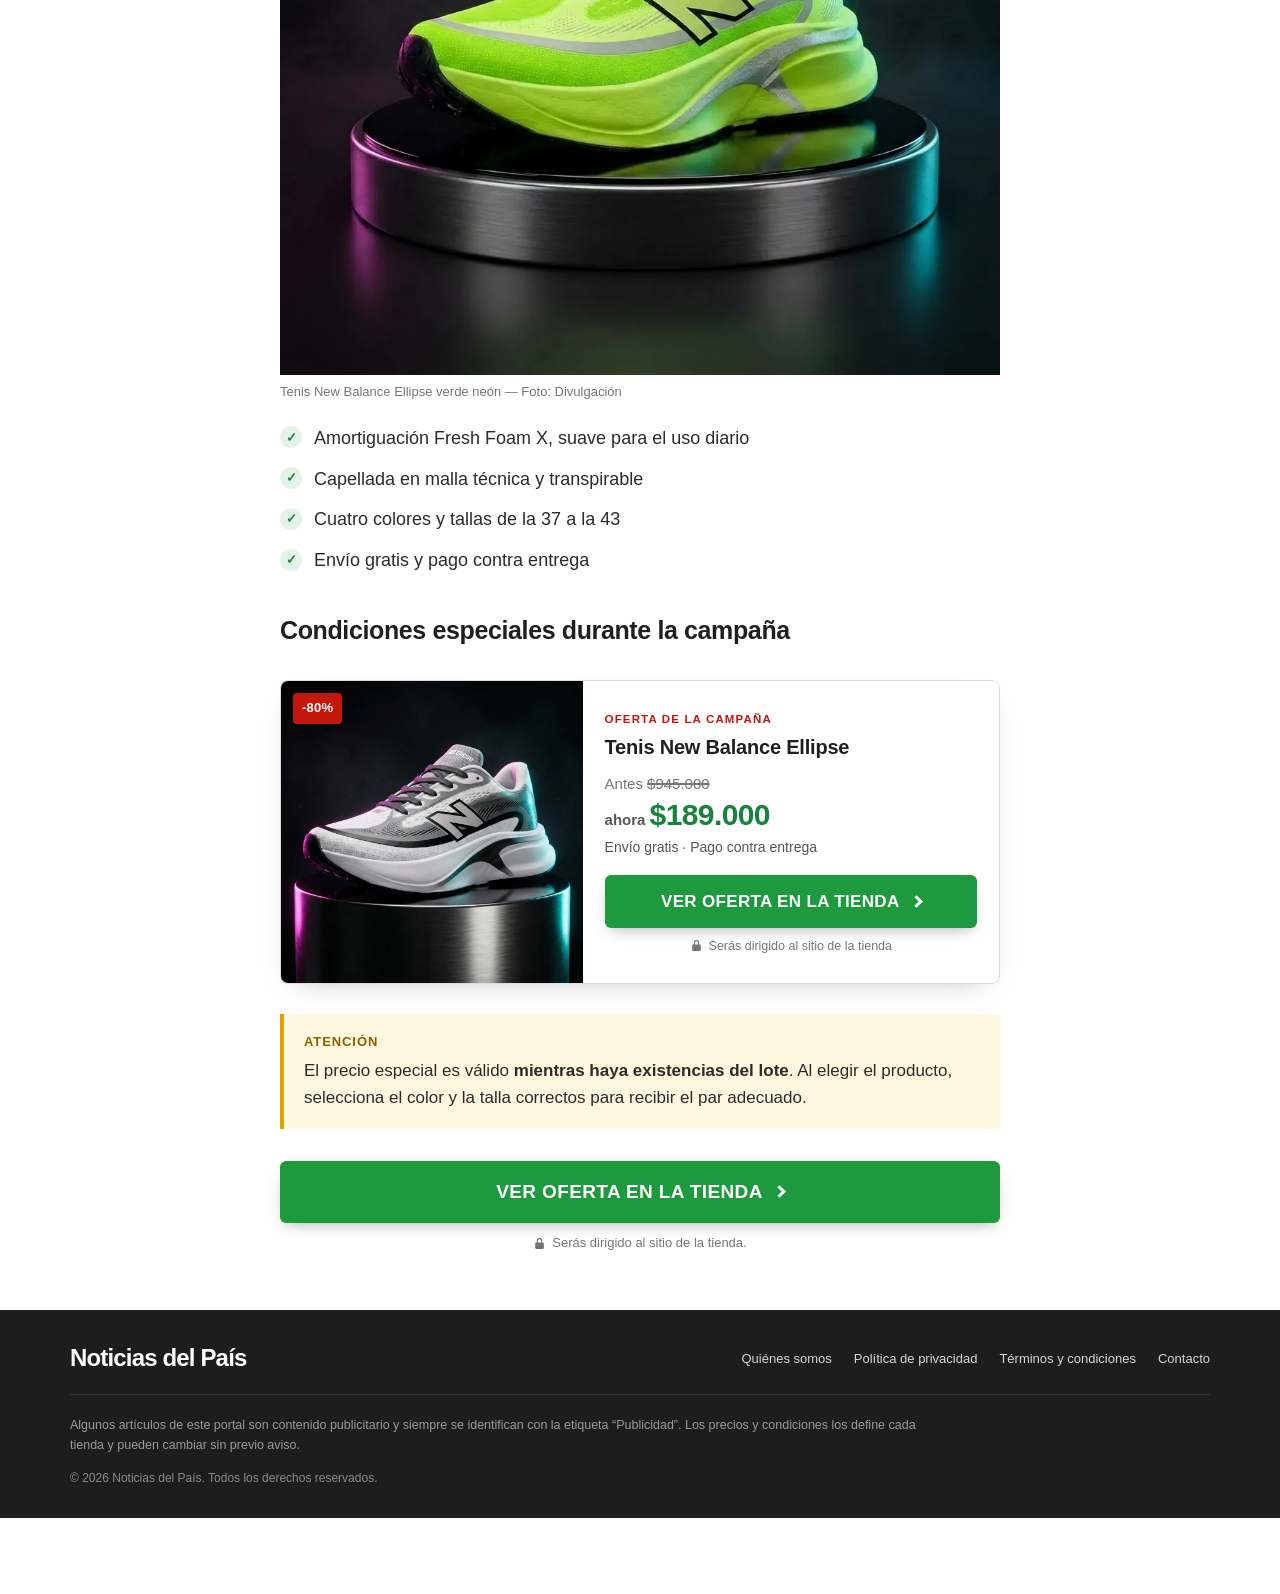
<file: new-balance-ellipse/index.html>
<!DOCTYPE html><html lang="es-CO"><head>
<meta charset="utf-8">
<meta name="viewport" content="width=device-width, initial-scale=1">
<title>Tenis New Balance Ellipse</title>
<meta name="description" content="Tienda Viral lanza un lote del New Balance Ellipse por $189.000, con envío gratis y pago contra entrega en toda Colombia.">
<meta name="robots" content="noindex, nofollow">
<meta property="og:type" content="article">
<meta property="og:title" content="Tenis New Balance Ellipse">
<meta property="og:description" content="Tienda Viral lanza un lote del New Balance Ellipse por $189.000, con envío gratis y pago contra entrega en toda Colombia.">
<meta property="og:image" content="https://noticiasdelpais.online/images/ellipse-negro.webp">
<meta property="og:url" content="https://noticiasdelpais.online/new-balance-ellipse/">
<meta property="og:locale" content="es_CO">
<meta name="twitter:card" content="summary_large_image">
<link rel="stylesheet" href="/css/advertorial.css">
<style>:root{--adv-primary:#c4170c;--adv-primary-dark:#9e1209;--adv-cta:#1d9a3e;--adv-cta-text:#ffffff;--adv-bg:#ffffff;--adv-text:#2b2b2b;--adv-muted:#555555;--adv-link:#c4170c;--adv-width:720px;--adv-btn-radius:6px;}</style>

<!-- Seguimiento: deja "" en lo que no uses. "on": "click" | "load" | "none" -->
<script>window.ADV_TRACK={"ga":"","gaEvent":"clic_oferta","ads":"","tb":"","tbEvent":"lead","tbView":true,"on":"click","read":true,"page":"new-balance-ellipse"};</script>
<!-- Google Analytics 4: descomenta y reemplaza G-XXXXXXXXXX
<script async src="https://www.googletagmanager.com/gtag/js?id=G-XXXXXXXXXX"></script>
<script>window.dataLayer=window.dataLayer||[];function gtag(){dataLayer.push(arguments);}gtag('js',new Date());gtag('config',"G-XXXXXXXXXX");</script>
-->
<!-- Taboola: descomenta y reemplaza 0000000 por el ID de tu cuenta
<script>window._tfa=window._tfa||[];window._tfa.push({notify:'event',name:'page_view',id:0000000});!function(t,f,a,x){if(!document.getElementById(x)){t.async=1;t.src=a;t.id=x;f.parentNode.insertBefore(t,f);}}(document.createElement('script'),document.getElementsByTagName('script')[0],'//cdn.taboola.com/libtrc/unip/0000000/tfa.js','tb_tfa_script');</script>
-->

</head>
<body data-pass-params="1">


<header class="adv-header">
  <div class="adv-header-in">
    <button class="adv-menu-btn" type="button" data-drawer-open="" aria-label="Abrir menú">
      <svg viewBox="0 0 24 24" aria-hidden="true"><path d="M3 6h18M3 12h18M3 18h18"></path></svg><span class="adv-menu-txt">MENÚ</span>
    </button>
    <a class="adv-brand" href="/">Noticias del País</a>
    <span class="adv-editoria">Deporte y Salud</span>
    <span class="adv-header-sp"></span>
    <button class="adv-search-btn" type="button" data-search-open="" aria-label="Buscar">
      <svg viewBox="0 0 24 24" aria-hidden="true"><circle cx="10.5" cy="10.5" r="6.5"></circle><path d="m20 20-4.6-4.6"></path></svg><span class="adv-search-txt">BUSCAR</span>
    </button>
  </div>
  <form class="adv-search" action="/" method="get" role="search" data-search="" hidden="">
    <div class="adv-search-in">
      <input type="search" name="q" placeholder="Buscar en Noticias del País" aria-label="Buscar" autocomplete="off">
      <button type="submit">Buscar</button>
    </div>
  </form>
</header>
<div class="adv-drawer" data-drawer="">
  <div class="adv-drawer-bg" data-drawer-close=""></div>
  <div class="adv-drawer-panel" role="dialog" aria-label="Menú">
    <div class="adv-drawer-head"><a class="adv-brand" href="/">Noticias del País</a><button class="adv-drawer-close" type="button" data-drawer-close="" aria-label="Cerrar menú">×</button></div>
    <nav>
      <a href="/">Inicio</a>
      <a href="/seccion/deporte-y-salud">Deporte y Salud</a>
      <a href="/seccion/hogar-y-cocina">Hogar y Cocina</a>
      <a href="/seccion/tecnologia">Tecnología</a>
      <a href="/seccion/moda-y-belleza">Moda y Belleza</a>
    </nav>
    <nav class="adv-drawer-legal">
      <a href="/quienes-somos">Quiénes somos</a>
      <a href="/politica-de-privacidad">Política de privacidad</a>
      <a href="/terminos-y-condiciones">Términos y condiciones</a>
      <a href="/contacto">Contacto</a>
    </nav>
  </div>
</div>

<main class="adv-main">
  <article class="adv-article" data-article="">
    <p class="adv-adlabel">Publicidad</p>
    <h1 class="adv-headline">Tienda en línea lanza lote de tenis New Balance Ellipse con 80% de descuento y pago contra entrega</h1>
    <p class="adv-sub">La campaña ofrece el modelo lanzado en 2026 por $189.000, con envío gratis y pago al recibir en cuatro colores.</p>
    <div class="adv-meta">
      <div class="adv-author">
        <span class="adv-avatar adv-avatar--initial" style="background:#1f8a8a" aria-hidden="true">R</span>
        <div>
          <p class="adv-author-by">Por <strong>Redacción</strong>, desde Bogotá</p>
          <p class="adv-author-date"><span class="adv-date" data-date="data">13/10/2026</span> 08:12 · Actualizado hace 2 horas</p>
        </div>
      </div>
      <div class="adv-share" aria-label="Compartir">
        <a href="https://www.facebook.com/sharer/sharer.php?u=https%3A%2F%2Fnoticiasdelpais.online%2Fnew-balance-ellipse%2F" data-share="facebook" aria-label="Compartir en Facebook" title="Compartir en Facebook" target="_blank" rel="noopener"><svg viewBox="0 0 24 24" aria-hidden="true"><path d="M13.5 21v-7.6h2.6l.4-3h-3V8.5c0-.9.3-1.5 1.5-1.5h1.6V4.3a21 21 0 0 0-2.3-.1c-2.3 0-3.9 1.4-3.9 4V10.4H7.8v3h2.6V21h3.1z"></path></svg></a>
        <a href="https://api.whatsapp.com/send?text=Tienda%20en%20l%C3%ADnea%20lanza%20lote%20de%20tenis%20New%20Balance%20Ellipse%20con%2080%25%20de%20descuento%20y%20pago%20contra%20entrega%20https%3A%2F%2Fnoticiasdelpais.online%2Fnew-balance-ellipse%2F" data-share="whatsapp" aria-label="Compartir en WhatsApp" title="Compartir en WhatsApp" target="_blank" rel="noopener"><svg viewBox="0 0 24 24" aria-hidden="true"><path d="M12 2a10 10 0 0 0-8.6 15.1L2 22l5-1.3A10 10 0 1 0 12 2zm0 18.2a8.2 8.2 0 0 1-4.2-1.2l-.3-.2-3 .8.8-2.9-.2-.3A8.2 8.2 0 1 1 12 20.2zm4.5-6.1c-.2-.1-1.5-.7-1.7-.8-.2-.1-.4-.1-.6.1l-.8 1c-.1.2-.3.2-.5.1a6.7 6.7 0 0 1-3.3-2.9c-.2-.4.2-.4.7-1.3.1-.2 0-.3 0-.4l-.8-1.8c-.2-.5-.4-.4-.6-.4h-.5a1 1 0 0 0-.7.3 3 3 0 0 0-.9 2.2 5.2 5.2 0 0 0 1.1 2.7 11.8 11.8 0 0 0 4.5 4c1.7.7 2.3.8 3.2.6.5-.1 1.5-.6 1.7-1.2.2-.6.2-1.1.2-1.2-.1-.1-.2-.2-.5-.3z"></path></svg></a>
        <a href="https://twitter.com/intent/tweet?url=https%3A%2F%2Fnoticiasdelpais.online%2Fnew-balance-ellipse%2F" data-share="x" aria-label="Compartir en X" title="Compartir en X" target="_blank" rel="noopener"><svg viewBox="0 0 24 24" aria-hidden="true"><path d="M17.8 3h3.1l-6.8 7.7L22 21h-6.2l-4.9-6.4L5.3 21H2.2l7.3-8.3L2 3h6.4l4.4 5.8L17.8 3zm-1.1 16.2h1.7L7.4 4.7H5.6l11.1 14.5z"></path></svg></a>
        <a href="https://noticiasdelpais.online/new-balance-ellipse/" data-share="copy" aria-label="Copiar enlace" title="Copiar enlace" target="_blank" rel="noopener"><svg viewBox="0 0 24 24" aria-hidden="true"><path style="fill:none;stroke:currentColor;stroke-width:2.2;stroke-linecap:round" d="M10 14a4.5 4.5 0 0 0 6.4 0l3-3a4.5 4.5 0 0 0-6.4-6.4l-1.2 1.2M14 10a4.5 4.5 0 0 0-6.4 0l-3 3a4.5 4.5 0 0 0 6.4 6.4l1.2-1.2"></path></svg></a>
      </div>
    </div>
    <figure class="adv-figure adv-hero">
      <a href="https://tiendaviral.online/products/tenis-new-balance-ellipse" data-cta=""><img src="/images/ellipse-negro.webp" alt="Tenis New Balance Ellipse" width="1024" height="1024" fetchpriority="high" decoding="async"></a>
      <figcaption>Tenis New Balance Ellipse — Foto: Divulgación</figcaption>
    </figure>

    <div class="adv-body">
      <p class="adv-p"><strong>LA HISTORIA DE NEW BALANCE</strong><br>
New Balance nació en 1906 en Boston, Estados Unidos, como una pequeña empresa que fabricaba plantillas y soportes para el arco del pie. Esa obsesión por el ajuste y la comodidad marcó el camino de la marca, que con los años pasó de los accesorios ortopédicos a los tenis de running.</p>
      <p class="adv-p">Hoy la “N” en el costado es reconocida en todo el mundo. Modelos como el 574 y el 990 se volvieron clásicos de la calle, mientras que la línea de running sigue apostando por la tecnología de amortiguación Fresh Foam, pensada para quienes pasan muchas horas de pie o caminando.</p>
      <p class="adv-p">El Ellipse es uno de los lanzamientos de 2026 de la marca: un tenis de entrenamiento diario con espuma Fresh Foam X, la misma que usa el reconocido 880, y una capellada en malla técnica que deja respirar el pie.</p>
      <figure class="adv-figure"><a href="https://tiendaviral.online/products/tenis-new-balance-ellipse" data-cta=""><img src="/images/ellipse-blanco-verde.webp" alt="Tenis New Balance Ellipse en blanco y verde — Foto: Divulgación" width="1024" height="1024" loading="lazy" decoding="async"></a><figcaption>Tenis New Balance Ellipse — Foto: Divulgación</figcaption></figure>
      <p class="adv-p"><strong>Lote exclusivo con 80% de descuento</strong><br>
La tienda en línea <strong>Tienda Viral</strong> abrió una campaña con un lote del New Balance Ellipse a un precio muy por debajo del habitual. El modelo, que en la tienda aparece con precio de referencia de $945.000, sale ahora por <strong>$189.000</strong>.</p>
      <p class="adv-p">Además del descuento, la compra tiene <strong>envío gratis</strong> y <strong>pago contra entrega</strong>: el cliente solo paga cuando recibe el producto en la puerta de su casa. La tienda también ofrece garantía contra cualquier defecto.</p>
      <p class="adv-p">El Ellipse está disponible en cuatro colores (verde neón, blanco, blanco con verde y negro) y en tallas de la 37 a la 43. Es una opción para caminar, hacer entrenamientos suaves y usar en el día a día.</p>
      <figure class="adv-figure"><a href="https://tiendaviral.online/products/tenis-new-balance-ellipse" data-cta=""><img src="/images/ellipse-verde-neon.webp" alt="Tenis New Balance Ellipse verde neón — Foto: Divulgación" width="1024" height="1024" loading="lazy" decoding="async"></a><figcaption>Tenis New Balance Ellipse verde neón — Foto: Divulgación</figcaption></figure>
      <ul class="adv-list adv-list--check"><li>Amortiguación Fresh Foam X, suave para el uso diario</li><li>Capellada en malla técnica y transpirable</li><li>Cuatro colores y tallas de la 37 a la 43</li><li>Envío gratis y pago contra entrega</li></ul>
      <h2 class="adv-h2">Condiciones especiales durante la campaña</h2>
      <div class="adv-offer"><div class="adv-offer-media"><a href="https://tiendaviral.online/products/tenis-new-balance-ellipse" data-cta=""><img src="/images/ellipse-blanco.webp" alt="Tenis New Balance Ellipse" width="1024" height="1024" loading="lazy" decoding="async"></a><span class="adv-offer-badge">-80%</span></div><div class="adv-offer-info"><p class="adv-offer-kicker">Oferta de la campaña</p><p class="adv-offer-name">Tenis New Balance Ellipse</p><p class="adv-offer-old">Antes <s>$945.000</s></p><p class="adv-offer-price"><small>ahora </small>$189.000</p><p class="adv-offer-extra">Envío gratis · Pago contra entrega</p><a class="adv-btn is-pulse" href="https://tiendaviral.online/products/tenis-new-balance-ellipse" data-cta="">VER OFERTA EN LA TIENDA</a><p class="adv-cta-note"><svg viewBox="0 0 24 24" aria-hidden="true"><path d="M12 2a5 5 0 0 0-5 5v3H6a2 2 0 0 0-2 2v8a2 2 0 0 0 2 2h12a2 2 0 0 0 2-2v-8a2 2 0 0 0-2-2h-1V7a5 5 0 0 0-5-5zm-3 8V7a3 3 0 1 1 6 0v3H9z"></path></svg><span>Serás dirigido al sitio de la tienda</span></p></div></div>
      <div class="adv-box adv-box--alerta"><p class="adv-box-title">Atención</p><p class="adv-box-text">El precio especial es válido <strong>mientras haya existencias del lote</strong>. Al elegir el producto, selecciona el color y la talla correctos para recibir el par adecuado.</p></div>
      <div class="adv-cta"><a class="adv-btn is-pulse" href="https://tiendaviral.online/products/tenis-new-balance-ellipse" data-cta="">VER OFERTA EN LA TIENDA</a><p class="adv-cta-note"><svg viewBox="0 0 24 24" aria-hidden="true"><path d="M12 2a5 5 0 0 0-5 5v3H6a2 2 0 0 0-2 2v8a2 2 0 0 0 2 2h12a2 2 0 0 0 2-2v-8a2 2 0 0 0-2-2h-1V7a5 5 0 0 0-5-5zm-3 8V7a3 3 0 1 1 6 0v3H9z"></path></svg><span>Serás dirigido al sitio de la tienda.</span></p></div>
    </div>
  </article>


</main>

<footer class="adv-footer">
  <div class="adv-footer-in">
    <div class="adv-footer-top">
      <a class="adv-footer-home" href="/"><span class="adv-brand">Noticias del País</span></a>
      <nav class="adv-footer-links">
        <a href="/quienes-somos">Quiénes somos</a>
        <a href="/politica-de-privacidad">Política de privacidad</a>
        <a href="/terminos-y-condiciones">Términos y condiciones</a>
        <a href="/contacto">Contacto</a>
      </nav>
    </div>
    <div class="adv-footer-disclaimer">Algunos artículos de este portal son contenido publicitario y siempre se identifican con la etiqueta “Publicidad”. Los precios y condiciones los define cada tienda y pueden cambiar sin previo aviso.</div>
    <p class="adv-footer-copy">© <span class="adv-date" data-date="ano">2026</span> Noticias del País. Todos los derechos reservados.</p>
  </div>
</footer>

<div class="adv-sticky" data-sticky="">
  <a class="adv-btn is-pulse" href="https://tiendaviral.online/products/tenis-new-balance-ellipse" data-cta="">VER OFERTA</a></div>

<script src="/js/advertorial.js" defer=""></script>

</body></html>
</file>
<file: css/advertorial.css>
/* Portal de notícias + advertoriais. Cores: aba Aparência (matéria) e Configurações → Portal (página inicial). */
:root {
  --adv-primary: #c4170c;
  --adv-primary-dark: #9e1209;
  --adv-cta: #1d9a3e;
  --adv-cta-text: #ffffff;
  --adv-bg: #ffffff;
  --adv-text: #2b2b2b;
  --adv-muted: #555555;
  --adv-faint: #767676;
  --adv-link: #c4170c;
  --adv-width: 720px;
  --adv-btn-radius: 6px;
  --adv-font: -apple-system, BlinkMacSystemFont, "Segoe UI", Roboto, "Helvetica Neue", "Noto Sans", Arial, sans-serif, "Apple Color Emoji", "Segoe UI Emoji";
  --adv-title-font: var(--adv-font);
  --adv-line: #e5e5e5;
  --adv-soft: #f5f5f5;
  --adv-site: 1180px;
}

*, *::before, *::after { box-sizing: border-box; }
html { -webkit-text-size-adjust: 100%; text-size-adjust: 100%; }
body {
  margin: 0;
  background: var(--adv-bg);
  color: var(--adv-text);
  font-family: var(--adv-font);
  line-height: 1.6;
  -webkit-font-smoothing: antialiased;
  overflow-wrap: break-word;
}
img, video, iframe { max-width: 100%; }
img, video { display: block; height: auto; }
a { color: var(--adv-link); }
strong, b { font-weight: 700; }
mark { background: #fff1a8; color: inherit; padding: 0 .12em; }
button { font: inherit; }
.adv-sr { position: absolute; width: 1px; height: 1px; overflow: hidden; clip: rect(0 0 0 0); white-space: nowrap; }

/* Topo ----------------------------------------------------------------- */
.adv-draft-bar { background: #1f2937; color: #fff; text-align: center; font-size: 13px; padding: 8px 16px; }
.adv-header { background: var(--adv-primary); color: #fff; position: relative; z-index: 30; }
.adv-header-in {
  max-width: var(--adv-site); margin: 0 auto; height: 60px; padding: 0 12px;
  display: flex; align-items: center; gap: 14px;
}
.adv-menu-btn, .adv-search-btn {
  flex: 0 0 auto; display: inline-flex; align-items: center; gap: 8px;
  height: 40px; padding: 0 8px; border: 0; border-radius: 4px; background: none; color: #fff; cursor: pointer;
  font-size: 12px; font-weight: 700; letter-spacing: .08em; text-decoration: none;
}
.adv-menu-btn:hover, .adv-search-btn:hover { background: rgba(255, 255, 255, .12); }
.adv-menu-btn svg, .adv-search-btn svg { width: 22px; height: 22px; fill: none; stroke: currentColor; stroke-width: 2.2; stroke-linecap: round; }
.adv-brand {
  display: inline-flex; align-items: center; min-width: 0;
  color: #fff; text-decoration: none; font-weight: 800; font-size: 25px; line-height: 1; letter-spacing: -.035em; white-space: nowrap;
}
.adv-brand img { height: 32px; width: auto; }
.adv-editoria {
  min-width: 0; padding-left: 14px; border-left: 1px solid rgba(255, 255, 255, .45);
  font-size: 19px; line-height: 1.2; font-weight: 400; letter-spacing: .01em; white-space: nowrap; overflow: hidden; text-overflow: ellipsis;
}
.adv-header-sp { flex: 1; }

.adv-nav { background: #fff; border-bottom: 1px solid var(--adv-line); }
.adv-nav-in {
  max-width: var(--adv-site); margin: 0 auto; padding: 0 12px;
  display: flex; gap: 4px; overflow-x: auto; scrollbar-width: none;
}
.adv-nav-in::-webkit-scrollbar { display: none; }
.adv-nav a {
  flex: 0 0 auto; padding: 12px 10px 10px; border-bottom: 3px solid transparent;
  color: #444; text-decoration: none; font-size: 13.5px; font-weight: 600; white-space: nowrap;
}
.adv-nav a:hover { color: var(--adv-primary); }
.adv-nav a.is-active { color: var(--adv-primary); border-bottom-color: var(--adv-primary); }

/* Menu lateral */
.adv-drawer { position: fixed; inset: 0; z-index: 60; visibility: hidden; }
.adv-drawer.is-open { visibility: visible; }
.adv-drawer-bg { position: absolute; inset: 0; background: rgba(0, 0, 0, .45); opacity: 0; transition: opacity .2s; }
.adv-drawer.is-open .adv-drawer-bg { opacity: 1; }
.adv-drawer-panel {
  position: absolute; top: 0; bottom: 0; left: 0; width: min(320px, 86vw); background: #fff;
  transform: translateX(-100%); transition: transform .22s ease; overflow-y: auto; display: flex; flex-direction: column;
}
.adv-drawer.is-open .adv-drawer-panel { transform: none; }
.adv-drawer-head { display: flex; align-items: center; justify-content: space-between; height: 60px; padding: 0 8px 0 18px; background: var(--adv-primary); color: #fff; }
.adv-drawer-head .adv-brand { font-size: 22px; }
.adv-drawer-close { width: 40px; height: 40px; border: 0; background: none; color: #fff; font-size: 26px; cursor: pointer; }
.adv-drawer nav { padding: 8px 0; }
.adv-drawer nav a { display: block; padding: 13px 20px; color: var(--adv-text); text-decoration: none; font-weight: 600; font-size: 15px; border-bottom: 1px solid var(--adv-soft); }
.adv-drawer nav a:hover { color: var(--adv-primary); background: #fafafa; }

/* Matéria -------------------------------------------------------------- */
.adv-main { max-width: calc(var(--adv-width) + 40px); margin: 0 auto; padding: 36px 20px 56px; }
.adv-adlabel {
  display: inline-block; margin: 0 0 14px; padding: 3px 8px;
  border: 1px solid #cfcfcf; border-radius: 3px;
  font-size: 10.5px; line-height: 1.3; font-weight: 700; letter-spacing: .14em; text-transform: uppercase; color: var(--adv-faint);
}
.adv-headline {
  margin: 0; font-family: var(--adv-title-font);
  font-size: 42px; line-height: 1.12; font-weight: 800; letter-spacing: -.028em; color: #1f1f1f;
}
.adv-sub { margin: 16px 0 0; font-size: 20px; line-height: 1.45; color: var(--adv-muted); letter-spacing: -.005em; }

.adv-meta {
  display: flex; align-items: center; justify-content: space-between; gap: 14px; flex-wrap: wrap;
  margin: 22px 0 0; padding: 14px 0; border-top: 1px solid var(--adv-line); border-bottom: 1px solid var(--adv-line);
}
.adv-author { display: flex; align-items: center; gap: 10px; min-width: 0; }
.adv-author-pic { width: 40px; height: 40px; border-radius: 50%; object-fit: cover; flex: 0 0 auto; }
.adv-author-by { margin: 0; font-size: 14px; line-height: 1.35; color: var(--adv-text); }
.adv-author-by strong { color: #1f1f1f; }
.adv-author-date { margin: 2px 0 0; font-size: 13px; line-height: 1.35; color: var(--adv-faint); }
.adv-share { display: flex; gap: 8px; }
.adv-share a {
  display: inline-grid; place-items: center; width: 34px; height: 34px; border-radius: 50%;
  border: 1px solid #d6d6d6; color: #555; transition: background .15s, color .15s, border-color .15s;
}
.adv-share a:hover { background: var(--adv-primary); border-color: var(--adv-primary); color: #fff; }
.adv-share svg { width: 16px; height: 16px; fill: currentColor; }

.adv-figure { margin: 26px 0 0; }
.adv-hero { margin-top: 24px; }
.adv-figure img, .adv-figure video { width: 100%; }
.adv-figure a { display: block; }
.adv-figure figcaption { margin-top: 8px; font-size: 13px; line-height: 1.45; color: var(--adv-faint); }
.adv-embed { position: relative; aspect-ratio: 16 / 9; background: #000; }
.adv-embed iframe { position: absolute; inset: 0; width: 100%; height: 100%; border: 0; }

.adv-body { margin-top: 6px; }
.adv-p { margin: 22px 0 0; font-size: 19px; line-height: 1.7; }
.adv-p a, .adv-list a, .adv-box a { font-weight: 600; text-underline-offset: 3px; }
.adv-h2 {
  margin: 40px 0 0; font-family: var(--adv-title-font);
  font-size: 25px; line-height: 1.25; font-weight: 800; letter-spacing: -.015em; color: #1f1f1f;
}

.adv-list { margin: 22px 0 0; padding: 0; list-style: none; font-size: 18px; line-height: 1.6; }
.adv-list li { position: relative; padding-left: 34px; margin-top: 12px; }
.adv-list li::before { position: absolute; left: 0; top: .18em; display: grid; place-items: center; width: 22px; height: 22px; border-radius: 50%; font-size: 13px; font-weight: 800; line-height: 1; }
.adv-list--check li::before { content: "✓"; background: #e3f4e7; color: #16843a; }
.adv-list--x li::before { content: "✕"; background: #fde8e7; color: #c62828; font-size: 11px; }
.adv-list--bullet li { padding-left: 22px; }
.adv-list--bullet li::before { content: ""; top: .62em; left: 4px; width: 8px; height: 8px; background: var(--adv-primary); }
.adv-list--number { counter-reset: adv; }
.adv-list--number li { counter-increment: adv; }
.adv-list--number li::before { content: counter(adv); background: var(--adv-primary); color: #fff; font-size: 12px; }

.adv-box { margin: 30px 0 0; padding: 18px 20px; border-left: 4px solid; border-radius: 0 4px 4px 0; font-size: 17px; line-height: 1.6; }
.adv-box-title { margin: 0 0 4px; font-weight: 800; text-transform: uppercase; font-size: 13px; letter-spacing: .07em; }
.adv-box-text { margin: 0; }
.adv-box-text + .adv-box-text { margin-top: 10px; }
.adv-box--alerta { background: #fff8e0; border-color: #e0a100; }
.adv-box--alerta .adv-box-title { color: #8a6100; }
.adv-box--urgente { background: #fdeeed; border-color: #c62828; }
.adv-box--urgente .adv-box-title { color: #b71c1c; }
.adv-box--info { background: var(--adv-soft); border-color: #8d8d8d; }
.adv-box--sucesso { background: #e9f6ec; border-color: #16843a; }
.adv-box--sucesso .adv-box-title { color: #12682e; }

.adv-quote { margin: 34px 0 0; padding: 2px 0 2px 22px; border-left: 4px solid var(--adv-primary); }
.adv-quote-text { margin: 0; font-family: var(--adv-title-font); font-size: 22px; line-height: 1.45; font-weight: 700; letter-spacing: -.01em; color: #1f1f1f; }
.adv-quote-text + .adv-quote-text { margin-top: 10px; }
.adv-quote cite { display: block; margin-top: 10px; font-style: normal; font-size: 14px; color: var(--adv-faint); }

/* Leia também */
.adv-related { margin: 32px 0 0; padding: 14px 0 4px; border-top: 3px solid var(--adv-primary); }
.adv-related-title { margin: 0 0 4px; font-size: 13px; font-weight: 800; letter-spacing: .07em; text-transform: uppercase; color: var(--adv-primary); }
.adv-related ul { margin: 0; padding: 0; list-style: none; }
.adv-related li { position: relative; padding: 10px 0 10px 18px; border-bottom: 1px solid var(--adv-line); }
.adv-related li:last-child { border-bottom: 0; }
.adv-related li::before { content: ""; position: absolute; left: 0; top: 1.05em; border: 5px solid transparent; border-left: 7px solid var(--adv-primary); }
.adv-related a { color: #1f1f1f; text-decoration: none; font-size: 17px; line-height: 1.4; font-weight: 700; }
.adv-related a:hover { color: var(--adv-primary); text-decoration: underline; }

.adv-html { margin-top: 22px; }

/* Botão de compra ------------------------------------------------------ */
.adv-cta { margin-top: 32px; text-align: center; }
.adv-cta-lead { margin: 0 0 4px; font-size: 18px; line-height: 1.55; font-weight: 600; text-align: left; }
.adv-btn {
  display: flex; align-items: center; justify-content: center; gap: 10px;
  width: 100%; margin-top: 16px; padding: 19px 18px;
  border-radius: var(--adv-btn-radius); background: var(--adv-cta); color: var(--adv-cta-text);
  text-align: center; text-decoration: none; text-transform: uppercase;
  font-size: 19px; line-height: 1.25; font-weight: 800; letter-spacing: .02em;
  box-shadow: 0 6px 16px -6px rgba(0, 0, 0, .35);
  transition: filter .15s, transform .15s;
}
.adv-btn::after { content: ""; flex: 0 0 auto; width: 9px; height: 9px; border-top: 3px solid currentColor; border-right: 3px solid currentColor; transform: rotate(45deg); margin-left: 2px; }
.adv-btn:hover { filter: brightness(1.06); }
.adv-btn:active { transform: scale(.99); }
.adv-btn.is-pulse { animation: advPulse 2s ease-out infinite; }
@keyframes advPulse {
  0% { box-shadow: 0 0 0 0 rgba(29, 154, 62, .5); box-shadow: 0 0 0 0 color-mix(in srgb, var(--adv-cta) 50%, transparent); }
  70% { box-shadow: 0 0 0 14px rgba(29, 154, 62, 0); box-shadow: 0 0 0 14px color-mix(in srgb, var(--adv-cta) 0%, transparent); }
  100% { box-shadow: 0 0 0 0 rgba(29, 154, 62, 0); }
}
@media (prefers-reduced-motion: reduce) { .adv-btn.is-pulse { animation: none; } }
.adv-cta-note { display: flex; align-items: center; justify-content: center; gap: 6px; margin: 10px 0 0; font-size: 13px; color: var(--adv-faint); }
.adv-cta-note svg { width: 13px; height: 13px; fill: currentColor; flex: 0 0 auto; }

/* Cartão de oferta */
.adv-offer {
  position: relative; display: grid; grid-template-columns: 42% 1fr; gap: 0;
  margin: 34px 0 0; border: 1px solid #dcdcdc; border-radius: 8px; overflow: hidden; background: #fff;
  box-shadow: 0 10px 30px -18px rgba(0, 0, 0, .35);
}
.adv-offer-media { position: relative; background: var(--adv-soft); }
.adv-offer-media img { width: 100%; height: 100%; object-fit: cover; }
.adv-offer-badge {
  position: absolute; top: 12px; left: 12px; padding: 5px 9px; border-radius: 4px;
  background: var(--adv-primary); color: #fff; font-size: 13px; font-weight: 800; letter-spacing: .02em;
}
.adv-offer-info { padding: 22px 22px 20px; display: flex; flex-direction: column; justify-content: center; }
.adv-offer-kicker { margin: 0; font-size: 11.5px; font-weight: 800; letter-spacing: .1em; text-transform: uppercase; color: var(--adv-primary); }
.adv-offer-name { margin: 6px 0 0; font-size: 20px; line-height: 1.25; font-weight: 800; letter-spacing: -.01em; color: #1f1f1f; }
.adv-offer-old { margin: 12px 0 0; font-size: 15px; color: var(--adv-faint); }
.adv-offer-old s { text-decoration-thickness: 1.5px; }
.adv-offer-price { margin: 2px 0 0; font-size: 30px; line-height: 1.15; font-weight: 800; letter-spacing: -.02em; color: #16843a; }
.adv-offer-price small { font-size: 15px; font-weight: 600; color: var(--adv-muted); letter-spacing: 0; }
.adv-offer-extra { margin: 4px 0 0; font-size: 14px; color: var(--adv-muted); }
.adv-offer .adv-btn { margin-top: 16px; padding: 16px 14px; font-size: 17px; }
.adv-offer .adv-cta-note { margin-top: 8px; font-size: 12.5px; }

/* Comentários ---------------------------------------------------------- */
.adv-comments { margin-top: 52px; }
.adv-comments-head { display: flex; align-items: baseline; justify-content: space-between; gap: 12px; padding-bottom: 12px; border-bottom: 3px solid #1f1f1f; }
.adv-comments-title { margin: 0; font-size: 21px; line-height: 1.3; font-weight: 800; letter-spacing: -.01em; }
.adv-comments-sort { font-size: 13px; color: var(--adv-faint); white-space: nowrap; }
.adv-comment { display: flex; gap: 12px; padding: 18px 0; border-bottom: 1px solid var(--adv-line); }
.adv-comment.is-reply { margin-left: 52px; padding-top: 14px; }
.adv-comment-main { flex: 1; min-width: 0; }
.adv-comment-top { margin: 0; display: flex; flex-wrap: wrap; align-items: baseline; gap: 2px 8px; }
.adv-comment-name { font-size: 15px; font-weight: 700; color: #1f1f1f; }
.adv-comment-time { font-size: 13px; color: var(--adv-faint); }
.adv-comment-text { margin: 4px 0 0; font-size: 16px; line-height: 1.6; }
.adv-comment-actions { display: flex; gap: 16px; margin: 8px 0 0; font-size: 13px; font-weight: 600; color: var(--adv-faint); }
.adv-comment-actions span { display: inline-flex; align-items: center; gap: 5px; }
.adv-comment-actions svg { width: 14px; height: 14px; fill: none; stroke: currentColor; stroke-width: 2; }
.adv-avatar { flex: 0 0 auto; width: 40px; height: 40px; border-radius: 50%; object-fit: cover; }
.adv-avatar--initial { display: inline-grid; place-items: center; color: #fff; font-weight: 700; font-size: 14px; letter-spacing: .02em; }
.adv-comments-more { display: block; width: 100%; margin-top: 18px; padding: 12px; border: 1px solid #cfcfcf; border-radius: 4px; background: #fff; color: #333; font-weight: 700; font-size: 14px; cursor: pointer; }

/* Comentários estilo Facebook */
.adv-comments--facebook .adv-comment { border-bottom: 0; padding: 8px 0; }
.adv-comments--facebook .adv-comment-bubble { display: inline-block; max-width: 100%; background: #f0f2f5; border-radius: 18px; padding: 8px 14px; }
.adv-comments--facebook .adv-comment-text { margin-top: 1px; font-size: 15px; line-height: 1.45; color: #050505; }
.adv-comments--facebook .adv-comment-actions { margin: 4px 0 0 14px; font-size: 12px; color: #65676b; }

/* Veja também (outras matérias) ---------------------------------------- */
.adv-more { margin-top: 52px; }
.adv-sec-title { margin: 0 0 16px; padding-bottom: 10px; border-bottom: 3px solid var(--adv-primary); font-size: 19px; font-weight: 800; letter-spacing: -.01em; color: #1f1f1f; }
.adv-more-grid { display: grid; grid-template-columns: repeat(3, minmax(0, 1fr)); gap: 20px; }

/* Cartões de notícia (portal e "veja também") -------------------------- */
.adv-card { display: block; color: inherit; text-decoration: none; }
.adv-card-img { position: relative; aspect-ratio: 16 / 10; overflow: hidden; background: var(--adv-soft); }
.adv-card-img img { width: 100%; height: 100%; object-fit: cover; transition: transform .35s ease; }
.adv-card:hover .adv-card-img img { transform: scale(1.03); }
.adv-kicker { display: block; margin: 10px 0 0; font-size: 11.5px; font-weight: 800; letter-spacing: .08em; text-transform: uppercase; color: var(--adv-primary); }
.adv-kicker .adv-tag-ad { color: var(--adv-faint); font-weight: 700; }
.adv-card-title { margin: 4px 0 0; font-size: 17px; line-height: 1.3; font-weight: 800; letter-spacing: -.012em; color: #1f1f1f; }
.adv-card:hover .adv-card-title { color: var(--adv-primary); }
.adv-card-sum { margin: 6px 0 0; font-size: 14.5px; line-height: 1.5; color: var(--adv-muted); }
.adv-card-meta { margin: 8px 0 0; font-size: 12.5px; color: var(--adv-faint); }

/* Página inicial (portal) ----------------------------------------------- */
.pt-main { max-width: var(--adv-site); margin: 0 auto; padding: 28px 20px 56px; }
.pt-top { display: grid; grid-template-columns: minmax(0, 1.65fr) minmax(0, 1fr); gap: 28px; }
.pt-lead .adv-card-img { aspect-ratio: 16 / 9; }
.pt-lead .adv-card-title { font-size: 34px; line-height: 1.12; letter-spacing: -.028em; margin-top: 6px; }
.pt-lead .adv-card-sum { font-size: 17px; }
.pt-top-side { display: grid; gap: 22px; align-content: start; }
.pt-top-side .adv-card-title { font-size: 19px; }
.pt-cols { display: grid; grid-template-columns: minmax(0, 1fr) 320px; gap: 40px; margin-top: 44px; }
.pt-feed .adv-card { display: grid; grid-template-columns: minmax(0, 1fr) 240px; gap: 22px; padding: 22px 0; border-bottom: 1px solid var(--adv-line); }
.pt-feed .adv-card:first-of-type { padding-top: 4px; }
.pt-feed .adv-card-text { order: -1; }
.pt-feed .adv-kicker { margin-top: 0; }
.pt-feed .adv-card-title { font-size: 22px; line-height: 1.22; }
.pt-side { align-self: start; position: sticky; top: 16px; }
.pt-rank { margin: 0; padding: 0; list-style: none; counter-reset: rank; }
.pt-rank li { counter-increment: rank; display: grid; grid-template-columns: 40px 1fr; gap: 6px; padding: 14px 0; border-bottom: 1px solid var(--adv-line); }
.pt-rank li::before { content: counter(rank); font-size: 34px; line-height: 1; font-weight: 800; color: var(--adv-primary); letter-spacing: -.04em; }
.pt-rank a { color: #1f1f1f; text-decoration: none; font-size: 15.5px; line-height: 1.35; font-weight: 700; }
.pt-rank a:hover { color: var(--adv-primary); }
.pt-load { display: block; margin: 26px auto 0; padding: 12px 28px; border: 1px solid var(--adv-primary); border-radius: 4px; background: #fff; color: var(--adv-primary); font-weight: 800; font-size: 13px; letter-spacing: .06em; text-transform: uppercase; cursor: pointer; }

/* Páginas institucionais */
.adv-inst .adv-headline { font-size: 34px; }
.adv-inst .adv-p { font-size: 17px; }

/* Rodapé ---------------------------------------------------------------- */
.adv-footer { background: #1d1d1d; color: #a9a9a9; font-size: 13px; line-height: 1.6; }
.adv-footer-in { max-width: var(--adv-site); margin: 0 auto; padding: 36px 20px 30px; }
.adv-footer-top { display: flex; align-items: center; justify-content: space-between; gap: 18px 28px; flex-wrap: wrap; padding-bottom: 22px; border-bottom: 1px solid #333; }
.adv-footer .adv-brand { font-size: 24px; }
.adv-footer-logo { height: 32px; width: auto; }
.adv-footer-links { display: flex; flex-wrap: wrap; gap: 8px 22px; }
.adv-footer a { color: #d6d6d6; text-decoration: none; }
.adv-footer a:hover { color: #fff; text-decoration: underline; }
.adv-footer-disclaimer { margin: 20px 0 0; font-size: 12.5px; color: #9a9a9a; max-width: 860px; }
.adv-footer-company { margin: 14px 0 0; font-size: 12px; color: #8a8a8a; }
.adv-footer-copy { margin: 14px 0 0; font-size: 12px; color: #8a8a8a; }

/* Botão fixo no rodapé da tela ----------------------------------------- */
.adv-sticky {
  position: fixed; left: 0; right: 0; bottom: 0; z-index: 50;
  padding: 10px 12px calc(10px + env(safe-area-inset-bottom));
  background: rgba(255, 255, 255, .97); box-shadow: 0 -4px 18px rgba(0, 0, 0, .12);
  transform: translateY(110%); transition: transform .25s ease;
}
.adv-sticky.is-visible { transform: none; }
.adv-sticky .adv-btn { max-width: var(--adv-width); margin: 0 auto; padding: 14px; font-size: 16px; }

/* Faixa secundária e busca ---------------------------------------------- */
.adv-topbar { background: var(--adv-primary-dark); color: #fff; text-align: center; padding: 9px 16px; font-size: 14.5px; font-weight: 600; line-height: 1.35; }
.adv-topbar a { color: inherit; }
.adv-search { background: var(--adv-primary-dark); }
.adv-search-in { max-width: var(--adv-site); margin: 0 auto; padding: 10px 12px; display: flex; gap: 8px; }
.adv-search input { flex: 1; min-width: 0; height: 42px; padding: 0 14px; border: 0; border-radius: 4px; font: inherit; font-size: 16px; color: #222; }
.adv-search button { height: 42px; padding: 0 18px; border: 0; border-radius: 4px; background: #fff; color: var(--adv-primary); font-weight: 800; font-size: 13px; letter-spacing: .06em; text-transform: uppercase; cursor: pointer; }
.adv-drawer-legal { margin-top: auto; border-top: 1px solid var(--adv-line); }
.adv-drawer .adv-drawer-legal a { font-size: 13px; font-weight: 500; color: var(--adv-faint); padding: 10px 20px; border: 0; }
.adv-drawer-head .adv-brand img { max-height: 30px; width: auto; }
.adv-offer--noimg { grid-template-columns: minmax(0, 1fr); }
.adv-offer-media a { display: block; height: 100%; }
.adv-footer-home { text-decoration: none !important; }
.adv-footer-company a { color: #bdbdbd; }
.pt-title { margin: 0 0 22px; padding-bottom: 12px; border-bottom: 3px solid var(--adv-primary); font-size: 30px; line-height: 1.15; font-weight: 800; letter-spacing: -.02em; color: #1f1f1f; }
.pt-empty { padding: 60px 16px; text-align: center; color: var(--adv-muted); }
.pt-empty p { margin: 4px 0; }
.pt-top--solo, .pt-cols--solo { grid-template-columns: minmax(0, 1fr); max-width: 860px; }
a.pt-load { display: table; text-decoration: none; }

/* Tablet ------------------------------------------------------------------ */
@media (max-width: 980px) {
  .pt-top, .pt-cols { grid-template-columns: minmax(0, 1fr); }
  .pt-top-side { grid-template-columns: 1fr 1fr; }
  .pt-side { position: static; }
}

/* Celular ----------------------------------------------------------------- */
@media (max-width: 640px) {
  .adv-header-in { height: 54px; padding: 0 6px; gap: 6px; }
  .adv-menu-txt, .adv-search-txt { display: none; }
  .adv-brand { font-size: 22px; }
  .adv-editoria { display: none; }
  .adv-nav-in { padding: 0 6px; }
  .adv-nav a { padding: 11px 9px 9px; font-size: 13px; }
  .adv-main { padding: 22px 16px 44px; }
  .adv-headline { font-size: 29px; line-height: 1.14; letter-spacing: -.024em; }
  .adv-sub { font-size: 17.5px; line-height: 1.45; margin-top: 12px; }
  .adv-meta { margin-top: 18px; padding: 12px 0; }
  .adv-share a { width: 32px; height: 32px; }
  .adv-figure { margin-left: -16px; margin-right: -16px; }
  .adv-figure figcaption { padding: 0 16px; }
  .adv-p { font-size: 18px; line-height: 1.66; margin-top: 20px; }
  .adv-list { font-size: 17px; }
  .adv-h2 { font-size: 22px; margin-top: 34px; }
  .adv-quote-text { font-size: 19px; }
  .adv-related a { font-size: 16px; }
  .adv-btn { font-size: 17px; padding: 18px 12px; }
  .adv-offer { grid-template-columns: minmax(0, 1fr); }
  .adv-offer-media img { aspect-ratio: 4 / 3; height: auto; }
  .adv-offer-info { padding: 18px 16px; }
  .adv-offer-price { font-size: 27px; }
  .adv-comment.is-reply { margin-left: 28px; }
  .adv-more-grid { grid-template-columns: minmax(0, 1fr); gap: 0; }
  .adv-more .adv-card { display: grid; grid-template-columns: 112px minmax(0, 1fr); gap: 14px; padding: 14px 0; border-bottom: 1px solid var(--adv-line); }
  .adv-more .adv-card-img { aspect-ratio: 1; }
  .adv-more .adv-kicker { margin-top: 0; }
  .adv-more .adv-card-title { font-size: 15.5px; }
  .pt-main { padding: 18px 16px 44px; }
  .pt-title { font-size: 24px; margin-bottom: 8px; }
  .adv-topbar { font-size: 13.5px; }
  .pt-lead .adv-card-img { margin: 0 -16px; }
  .pt-lead .adv-card-title { font-size: 26px; }
  .pt-lead .adv-card-sum { font-size: 16px; }
  .pt-top { gap: 8px; }
  .pt-top-side { grid-template-columns: minmax(0, 1fr); gap: 0; }
  .pt-top-side .adv-card, .pt-feed .adv-card { display: grid; grid-template-columns: minmax(0, 1fr) 112px; gap: 14px; padding: 16px 0; border-bottom: 1px solid var(--adv-line); }
  .pt-top-side .adv-card-img, .pt-feed .adv-card-img { aspect-ratio: 1; }
  .pt-top-side .adv-card-text { order: -1; }
  .pt-top-side .adv-kicker, .pt-feed .adv-kicker { margin-top: 0; }
  .pt-top-side .adv-card-title, .pt-feed .adv-card-title { font-size: 16.5px; }
  .pt-top-side .adv-card-sum, .pt-feed .adv-card-sum { display: none; }
  .pt-cols { margin-top: 28px; gap: 32px; }
  .pt-feed .adv-card:first-of-type { padding-top: 16px; }
  .adv-footer-in { padding: 28px 16px 26px; }
  .adv-footer-top { flex-direction: column; align-items: flex-start; }
}
</file>
